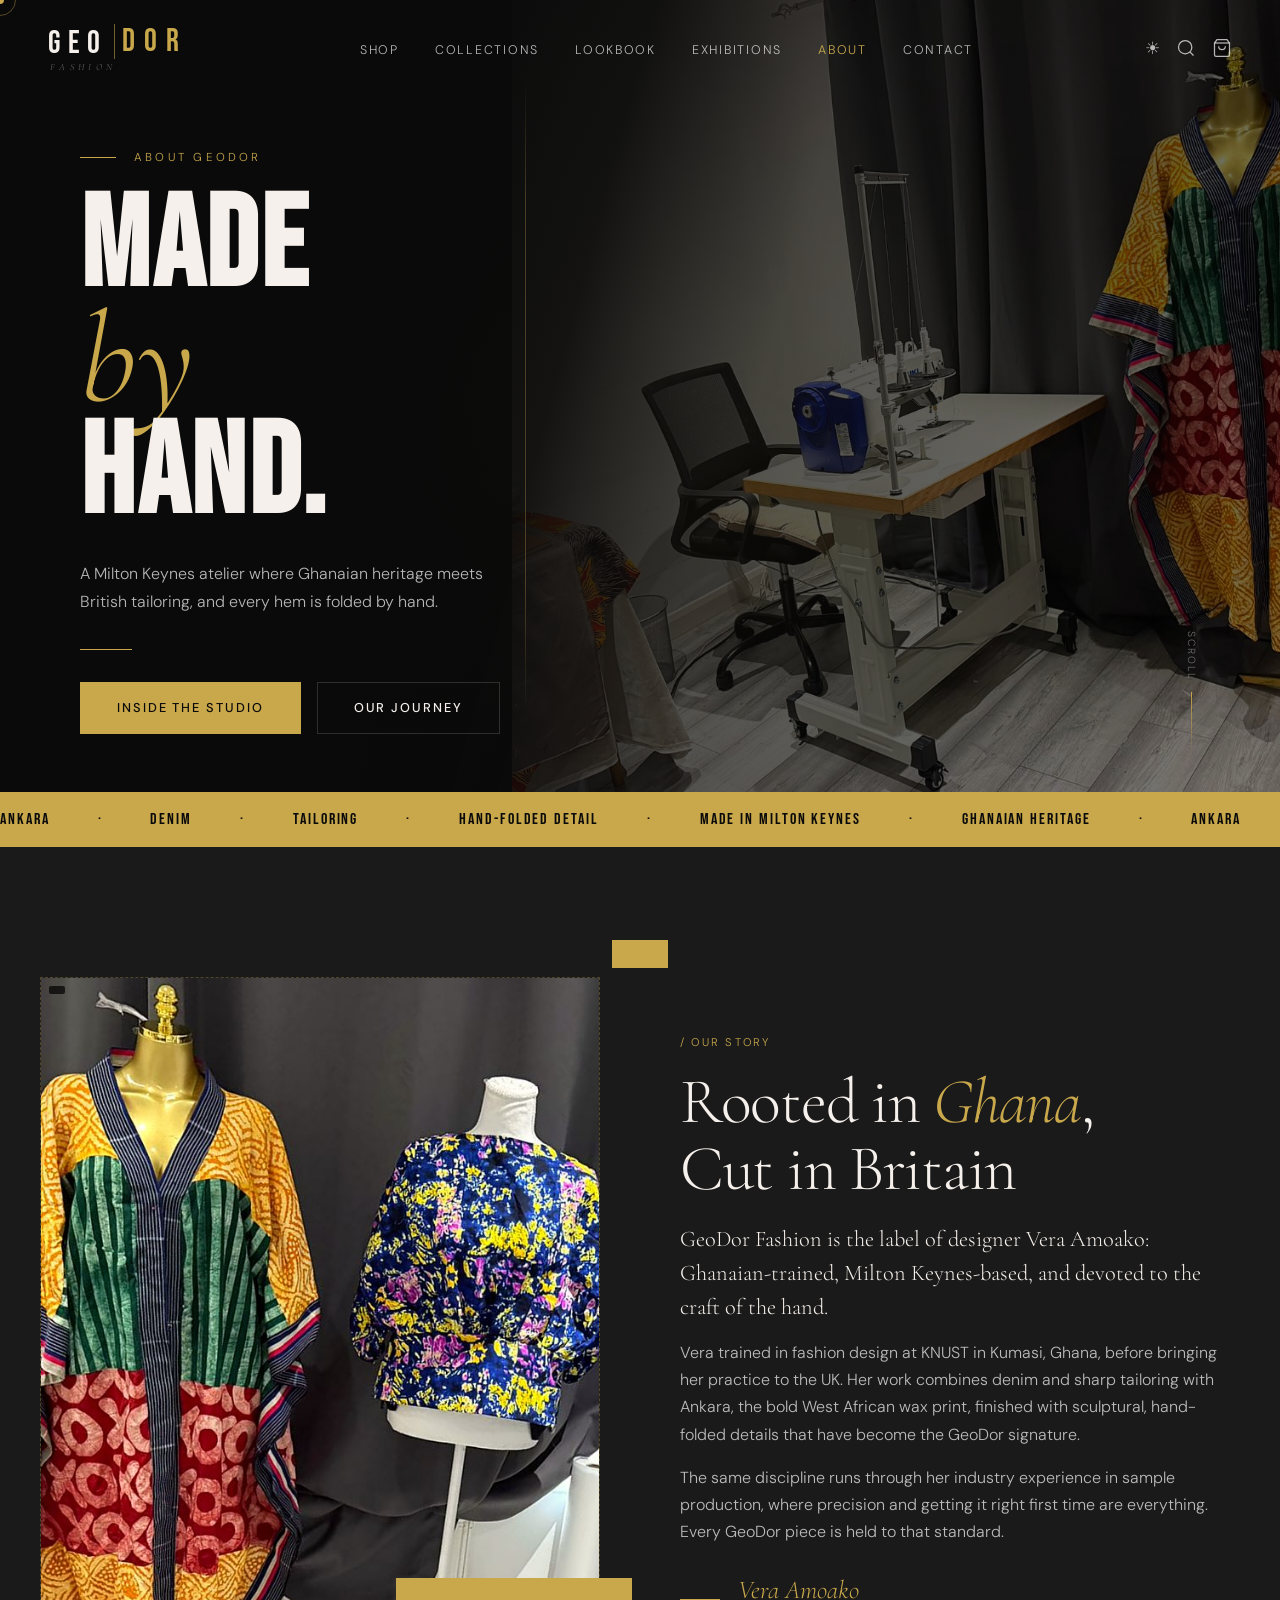
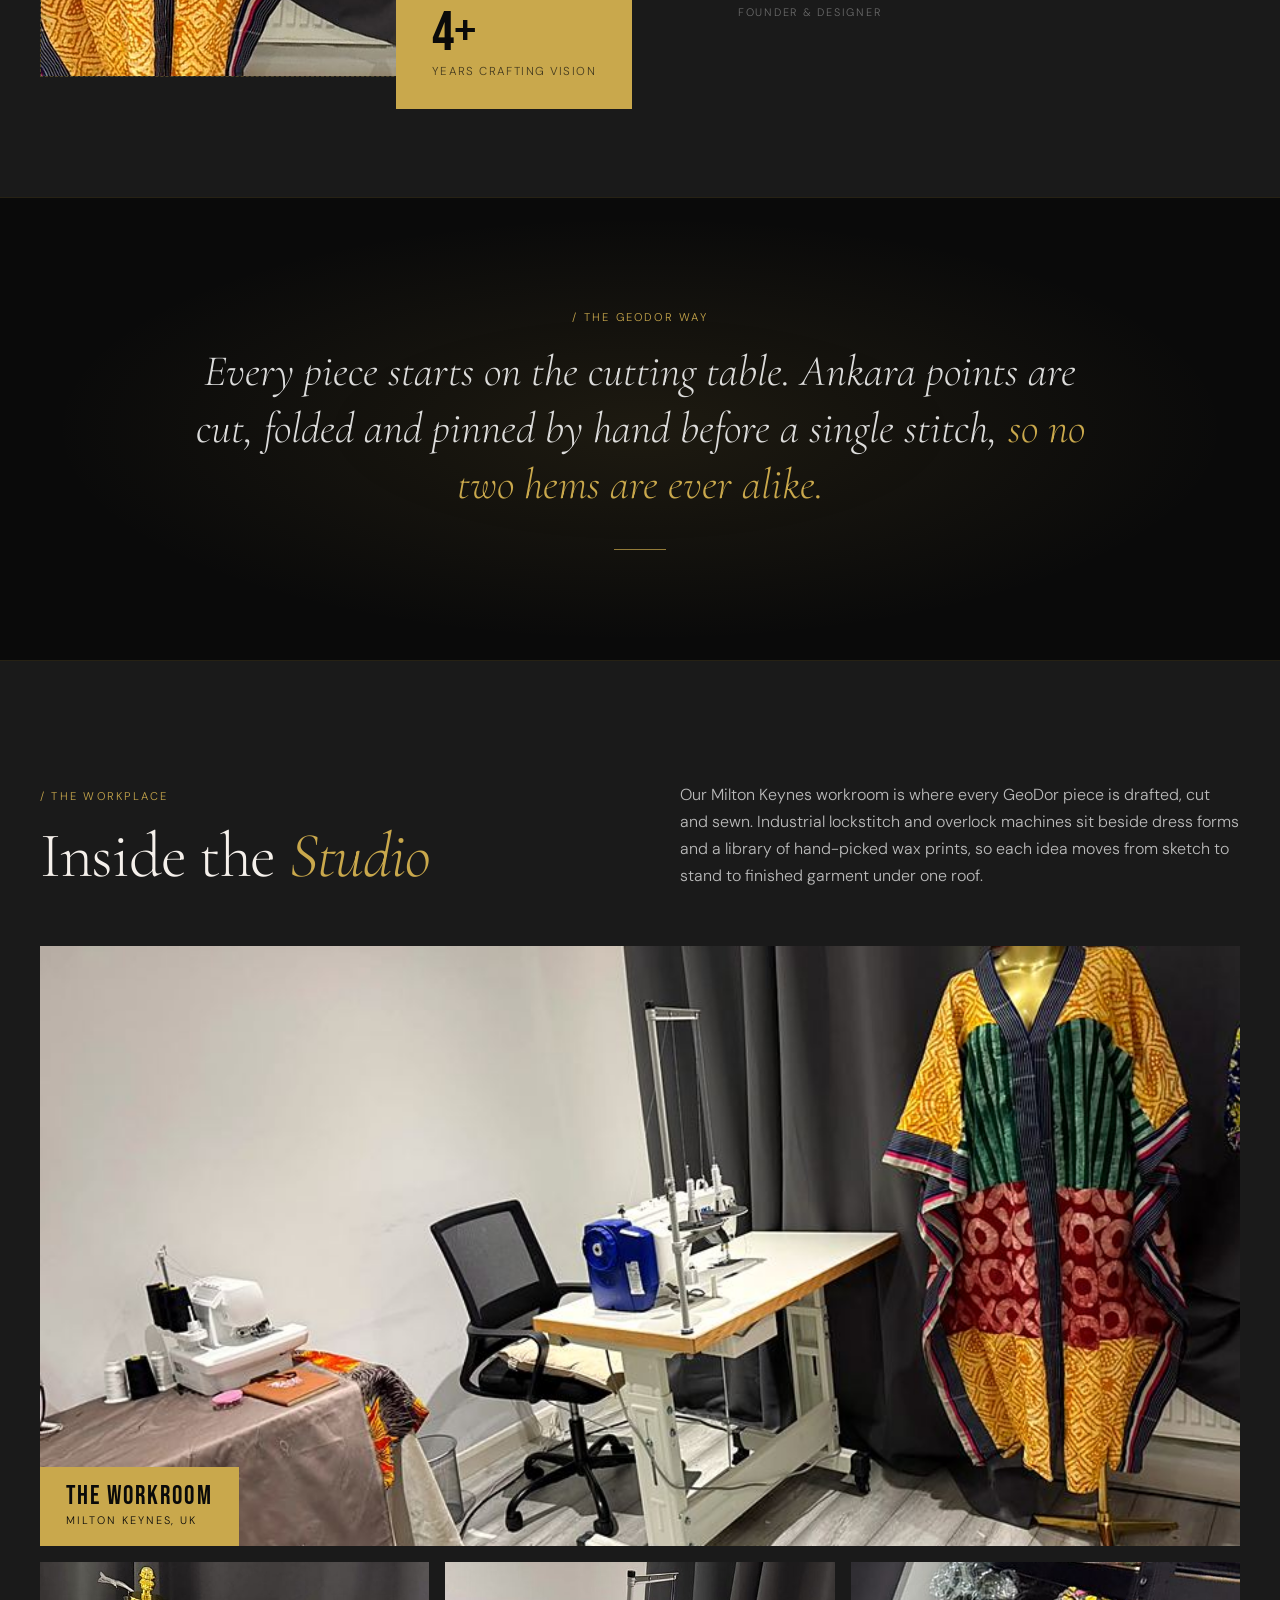
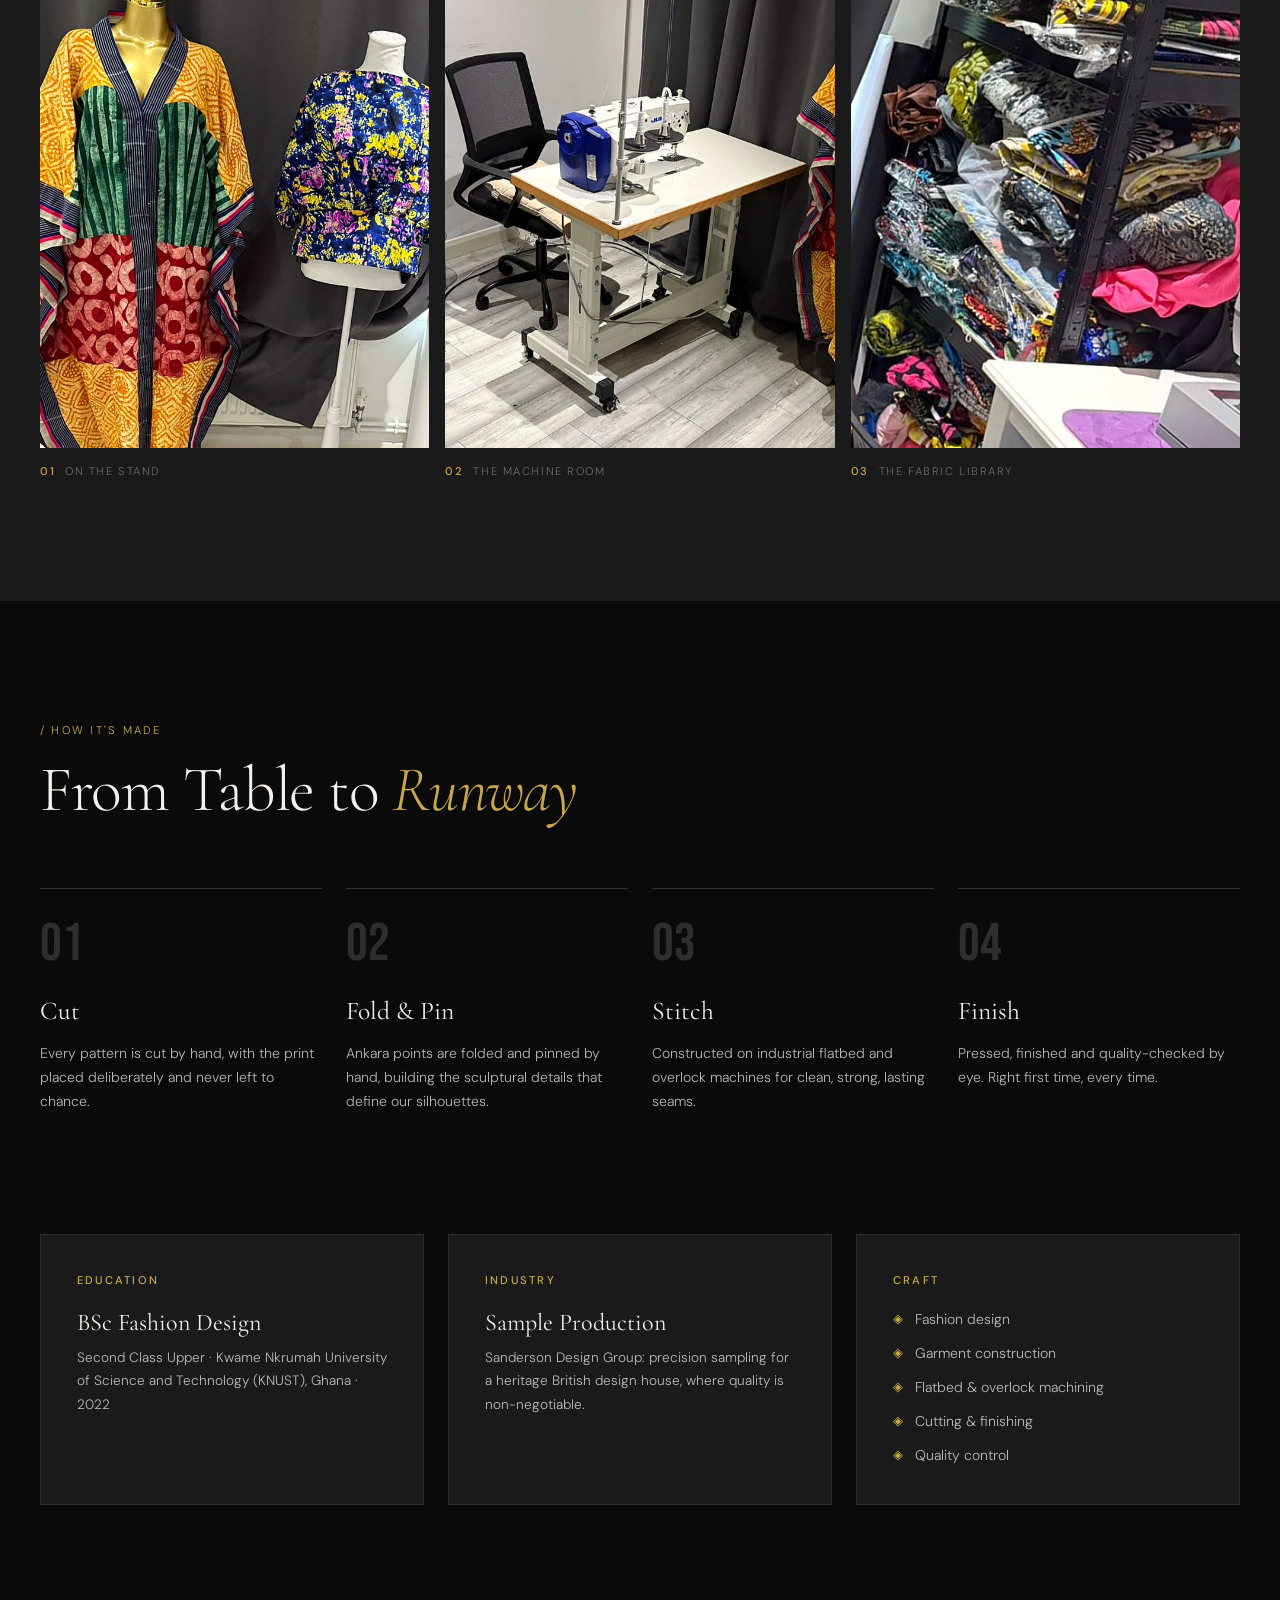
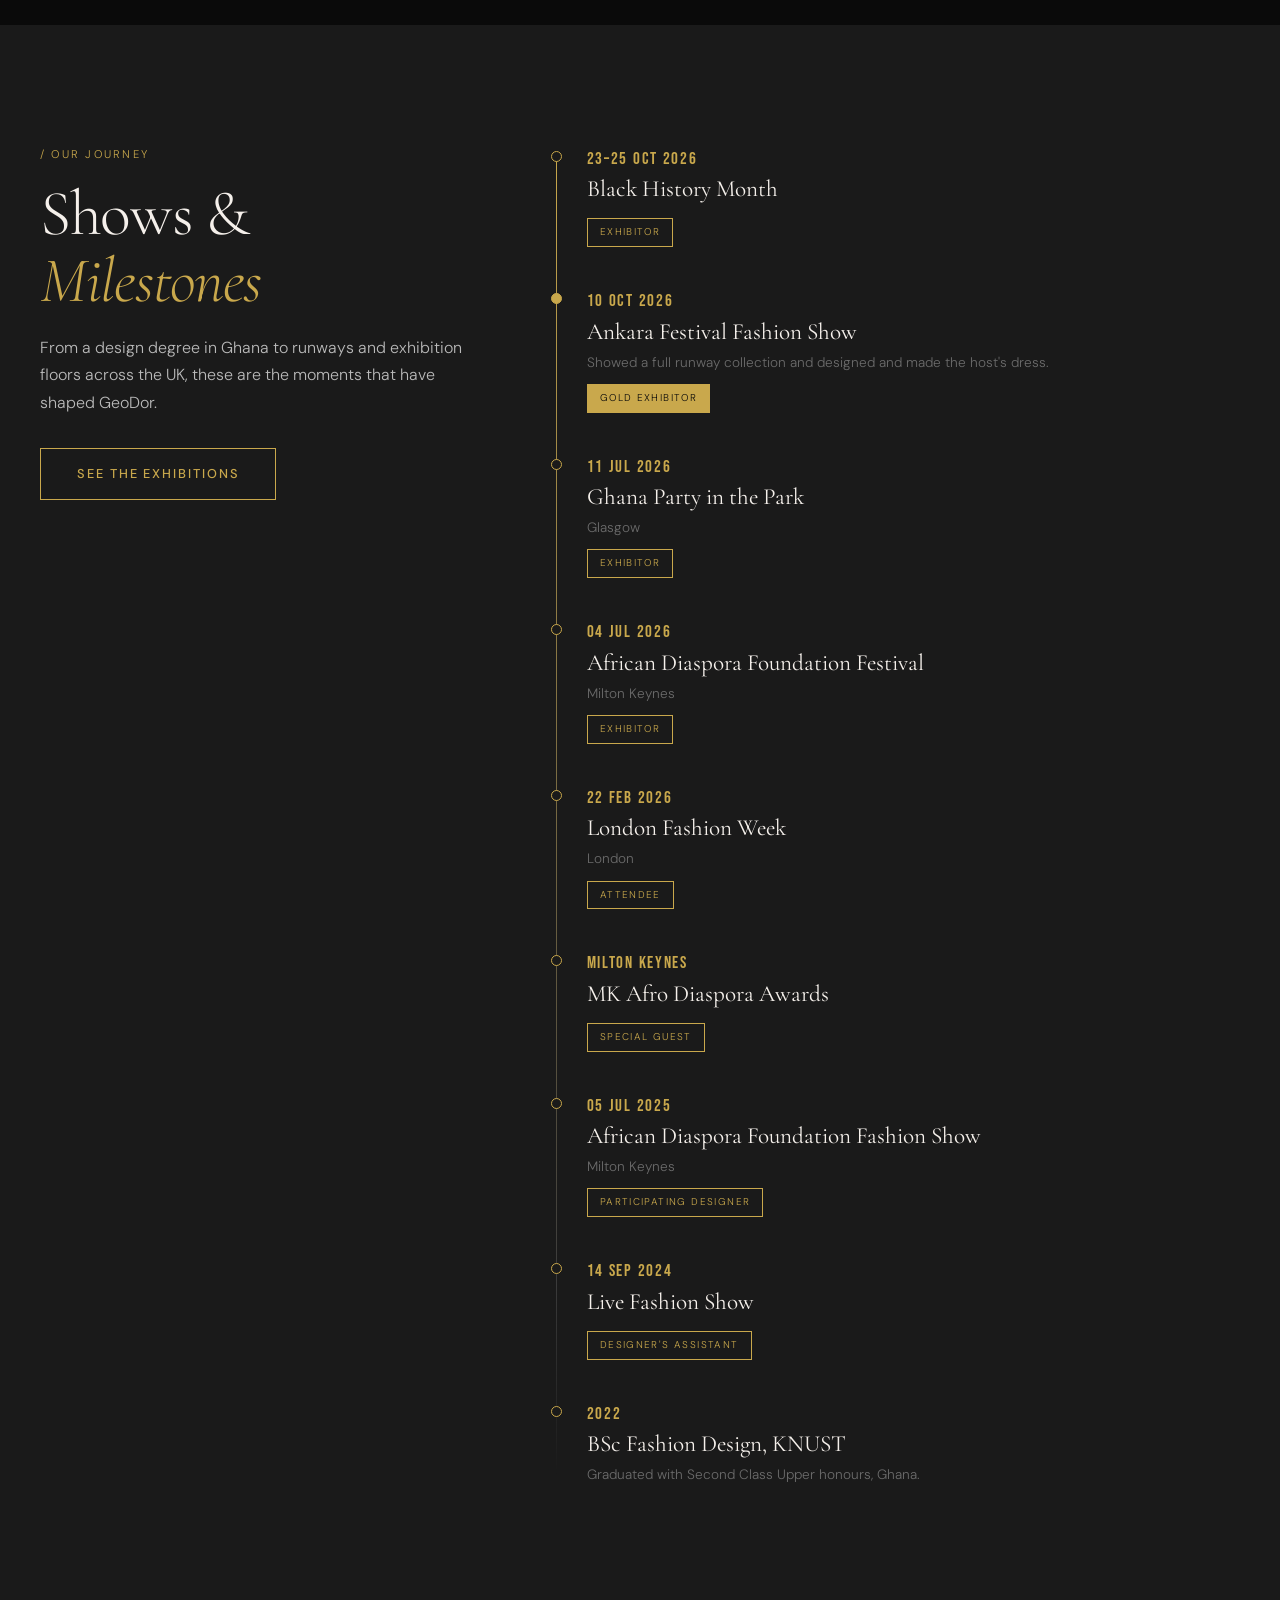
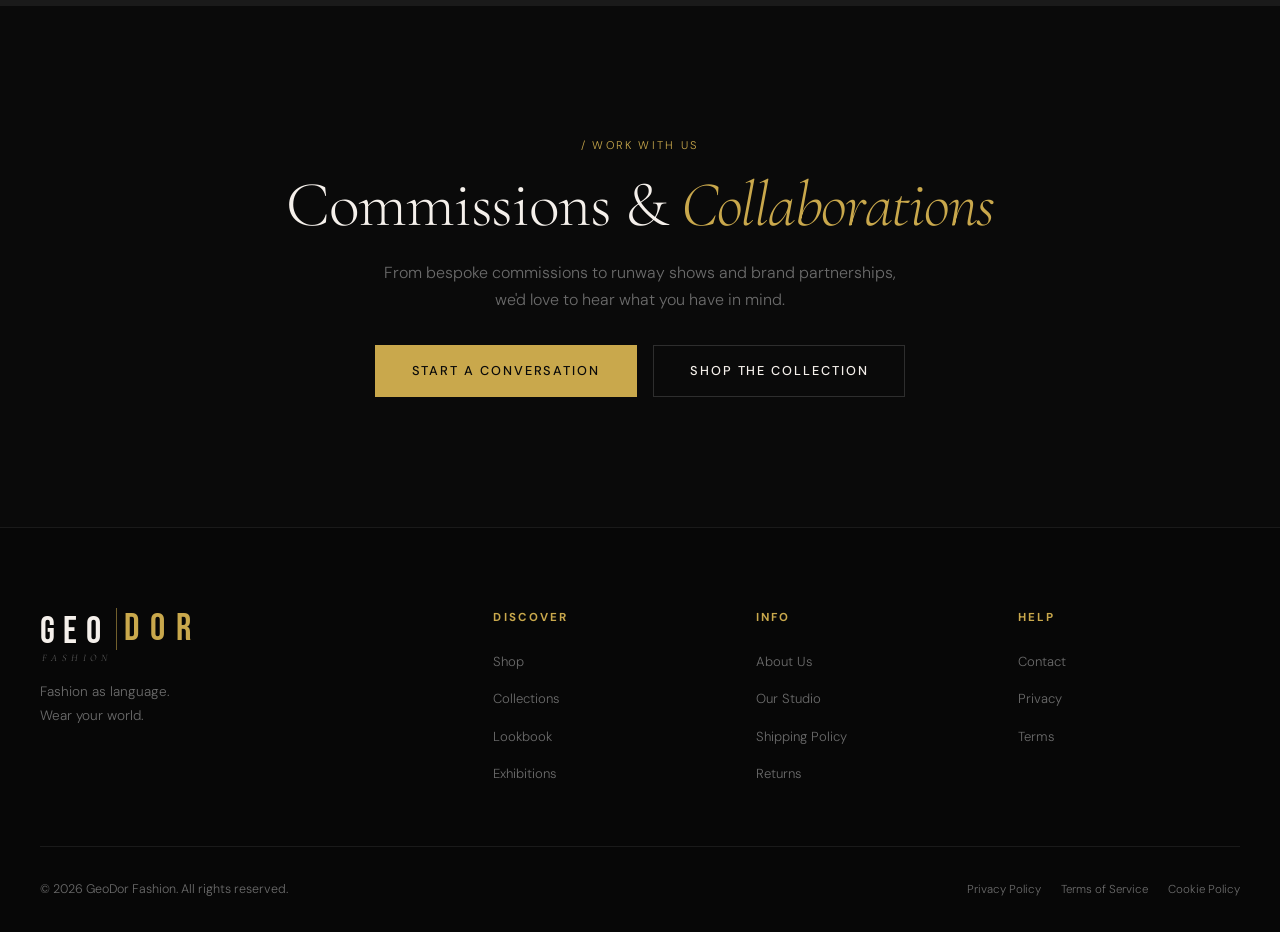
<file: about.html>
<!DOCTYPE html>
<html lang="en">
<head>
  <meta charset="UTF-8" />
  <meta name="viewport" content="width=device-width, initial-scale=1.0" />
  <title>About Us — GeoDor Fashion</title>
  <meta name="description" content="Inside GeoDor Fashion: a Milton Keynes atelier led by Ghanaian-trained designer Vera Amoako, uniting Ankara print, denim and tailoring with hand-folded detail." />
  <link rel="preconnect" href="https://fonts.googleapis.com" />
  <link rel="preconnect" href="https://fonts.gstatic.com" crossorigin />
  <link href="https://fonts.googleapis.com/css2?family=Cormorant+Garamond:ital,wght@0,300;0,400;0,600;1,300;1,400&family=DM+Sans:wght@300;400;500&family=Bebas+Neue&display=swap" rel="stylesheet" />
  <link rel="stylesheet" href="css/style.css" />
  <script src="js/theme.js"></script>
</head>
<body>

<!-- CURSOR -->
<div class="cursor" id="cursor"></div>
<div class="cursor-follower" id="cursorFollower"></div>

<!-- NAV -->
<nav class="nav" id="nav">
  <div class="nav__logo">
    <a href="index.html">
      <div class="nav__logo-wordmark">
        <span class="logo-geo">GEO</span><span class="logo-dor">DOR</span>
      </div>
      <span class="logo-sub">Fashion</span>
    </a>
  </div>
  <ul class="nav__links">
    <li><a href="shop.html">Shop</a></li>
    <li><a href="index.html#collections">Collections</a></li>
    <li><a href="index.html#lookbook">Lookbook</a></li>
    <li><a href="index.html#exhibitions">Exhibitions</a></li>
    <li><a href="about.html" class="active">About</a></li>
    <li><a href="index.html#contact">Contact</a></li>
  </ul>
  <div class="nav__actions">
    <button class="btn-theme" onclick="toggleTheme()" aria-label="Toggle day/night mode">☀</button>
    <button class="btn-search" aria-label="Search" onclick="toggleSearch()">
      <svg width="20" height="20" viewBox="0 0 24 24" fill="none" stroke="currentColor" stroke-width="1.5"><circle cx="11" cy="11" r="8"/><path d="m21 21-4.35-4.35"/></svg>
    </button>
    <a class="btn-cart" aria-label="Shopping bag" href="shop.html#cart">
      <svg width="20" height="20" viewBox="0 0 24 24" fill="none" stroke="currentColor" stroke-width="1.5"><path d="M6 2 3 6v14a2 2 0 0 0 2 2h14a2 2 0 0 0 2-2V6l-3-4Z"/><path d="M3 6h18"/><path d="M16 10a4 4 0 0 1-8 0"/></svg>
      <span class="cart-count" id="cartCount">0</span>
    </a>
    <button class="btn-menu" id="menuBtn" aria-label="Menu" onclick="toggleMenu()">
      <span></span><span></span><span></span>
    </button>
  </div>
</nav>

<!-- MOBILE MENU -->
<div class="mobile-menu" id="mobileMenu">
  <ul>
    <li><a href="shop.html">Shop</a></li>
    <li><a href="index.html#collections">Collections</a></li>
    <li><a href="index.html#exhibitions">Exhibitions</a></li>
    <li><a href="#studio" onclick="toggleMenu()">Studio</a></li>
    <li><a href="index.html#contact">Contact</a></li>
  </ul>
</div>

<!-- SEARCH OVERLAY -->
<div class="search-overlay" id="searchOverlay">
  <button class="search-close" onclick="toggleSearch()">✕</button>
  <div class="search-inner">
    <p class="search-label">What are you looking for?</p>
    <input type="text" class="search-input" placeholder="Search pieces, styles…" />
  </div>
</div>

<!-- HERO -->
<section class="hero hero--page" id="hero">
  <div class="hero__canvas">
    <div class="hero__panel-right">
      <img src="images/studio/studio-floor.jpg" alt="The GeoDor workroom, with an industrial sewing machine and a patchwork kaftan on a gold dress form" loading="eager" />
    </div>
    <div class="hero__glow"></div>
    <div class="hero__vline"></div>
  </div>

  <div class="hero__content">
    <div class="hero__eyebrow reveal">About GeoDor</div>
    <h1 class="hero__title reveal">
      <span>MADE</span>
      <em>by</em>
      <span>HAND.</span>
    </h1>
    <p class="hero__sub reveal">A Milton Keynes atelier where Ghanaian heritage meets British tailoring, and every hem is folded by hand.</p>
    <div class="hero__accent-line reveal"></div>
    <div class="hero__ctas reveal">
      <a href="#studio" class="btn btn--primary">Inside the Studio</a>
      <a href="#journey" class="btn btn--ghost">Our Journey</a>
    </div>
  </div>

  <div class="hero__scroll">
    <span>Scroll</span>
    <div class="scroll-line"></div>
  </div>
</section>

<!-- MARQUEE -->
<div class="marquee-strip" aria-hidden="true">
  <div class="marquee-track">
    <span>ANKARA</span><span>·</span>
    <span>DENIM</span><span>·</span>
    <span>TAILORING</span><span>·</span>
    <span>HAND-FOLDED DETAIL</span><span>·</span>
    <span>MADE IN MILTON KEYNES</span><span>·</span>
    <span>GHANAIAN HERITAGE</span><span>·</span>
    <span>ANKARA</span><span>·</span>
    <span>DENIM</span><span>·</span>
    <span>TAILORING</span><span>·</span>
    <span>HAND-FOLDED DETAIL</span><span>·</span>
    <span>MADE IN MILTON KEYNES</span><span>·</span>
    <span>GHANAIAN HERITAGE</span><span>·</span>
  </div>
</div>

<!-- STORY -->
<section class="about about-page__story" id="story">
  <div class="container about__grid">
    <div class="about__img-wrap reveal-up" data-gallery="story">
      <div class="about__img img-placeholder" data-full="images/studio/studio-mannequins.jpg" data-title="On the Stand" data-caption="A patchwork kaftan and print blouse in progress">
        <div class="placeholder-inner"><img src="images/studio/studio-mannequins-sm.jpg" alt="A patchwork batik kaftan on a gold dress form beside a blue floral print blouse" loading="lazy" /></div>
      </div>
      <div class="about__stat-card">
        <div class="stat-number">4+</div>
        <div class="stat-label">Years Crafting Vision</div>
      </div>
    </div>
    <div class="about__content reveal-up">
      <div class="section-tag">/ Our Story</div>
      <h2 class="section-title">Rooted in <em>Ghana</em>,<br/>Cut in Britain</h2>
      <p class="about__lead">GeoDor Fashion is the label of designer Vera Amoako: Ghanaian-trained, Milton Keynes-based, and devoted to the craft of the hand.</p>
      <p class="about__body">Vera trained in fashion design at KNUST in Kumasi, Ghana, before bringing her practice to the UK. Her work combines denim and sharp tailoring with Ankara, the bold West African wax print, finished with sculptural, hand-folded details that have become the GeoDor signature.</p>
      <p class="about__body">The same discipline runs through her industry experience in sample production, where precision and getting it right first time are everything. Every GeoDor piece is held to that standard.</p>
      <div class="signature">
        <div>
          <div class="signature__name">Vera Amoako</div>
          <div class="signature__role">Founder &amp; Designer</div>
        </div>
      </div>
    </div>
  </div>
</section>

<!-- STATEMENT -->
<section class="statement">
  <div class="section-tag center">/ The GeoDor Way</div>
  <blockquote>Every piece starts on the cutting table. Ankara points are cut, folded and pinned by hand before a single stitch, <em>so no two hems are ever alike.</em></blockquote>
  <div class="hero__accent-line"></div>
</section>

<!-- STUDIO / WORKPLACE -->
<section class="studio" id="studio">
  <div class="container">
    <div class="studio__head">
      <div>
        <div class="section-tag">/ The Workplace</div>
        <h2 class="section-title">Inside the <em>Studio</em></h2>
      </div>
      <p>Our Milton Keynes workroom is where every GeoDor piece is drafted, cut and sewn. Industrial lockstitch and overlock machines sit beside dress forms and a library of hand-picked wax prints, so each idea moves from sketch to stand to finished garment under one roof.</p>
    </div>

    <div data-gallery="studio">
      <div class="studio-hero reveal-up" data-full="images/studio/studio-floor.jpg" data-title="The Workroom" data-caption="Milton Keynes, UK">
        <img src="images/studio/studio-floor-sm.jpg" alt="The GeoDor workroom: cutting table with overlocker, industrial sewing machine and a patchwork kaftan on a gold dress form" loading="lazy" />
        <div class="studio-hero__tag"><b>The Workroom</b>Milton Keynes, UK</div>
      </div>

      <div class="studio-grid">
        <figure class="studio-tile reveal-up" data-full="images/studio/studio-mannequins.jpg" data-title="01 · On the Stand" data-caption="Patchwork kaftan and print blouse in progress">
          <div class="studio-tile__img"><img src="images/studio/studio-mannequins-sm.jpg" alt="Patchwork batik kaftan and blue floral blouse on dress forms" loading="lazy" style="object-position: 30% center" /></div>
          <figcaption><b>01</b>On the Stand</figcaption>
        </figure>
        <figure class="studio-tile reveal-up" data-full="images/studio/studio-machine.jpg" data-title="02 · The Machine Room" data-caption="Industrial lockstitch station">
          <div class="studio-tile__img"><img src="images/studio/studio-machine-sm.jpg" alt="Industrial lockstitch sewing machine on its table with a mesh-back chair" loading="lazy" /></div>
          <figcaption><b>02</b>The Machine Room</figcaption>
        </figure>
        <figure class="studio-tile reveal-up" data-full="images/studio/studio-fabrics.jpg" data-title="03 · The Fabric Library" data-caption="Ankara and wax prints, sorted and ready to cut">
          <div class="studio-tile__img"><img src="images/studio/studio-fabrics-sm.jpg" alt="Shelving stacked with folded Ankara and wax-print fabrics" loading="lazy" /></div>
          <figcaption><b>03</b>The Fabric Library</figcaption>
        </figure>
      </div>
    </div>
  </div>
</section>

<!-- PROCESS -->
<section class="process">
  <div class="container">
    <div class="section-tag">/ How It's Made</div>
    <h2 class="section-title">From Table to <em>Runway</em></h2>
    <div class="process-grid">
      <div class="process-step reveal-up">
        <div class="process-step__num">01</div>
        <h3>Cut</h3>
        <p>Every pattern is cut by hand, with the print placed deliberately and never left to chance.</p>
      </div>
      <div class="process-step reveal-up">
        <div class="process-step__num">02</div>
        <h3>Fold &amp; Pin</h3>
        <p>Ankara points are folded and pinned by hand, building the sculptural details that define our silhouettes.</p>
      </div>
      <div class="process-step reveal-up">
        <div class="process-step__num">03</div>
        <h3>Stitch</h3>
        <p>Constructed on industrial flatbed and overlock machines for clean, strong, lasting seams.</p>
      </div>
      <div class="process-step reveal-up">
        <div class="process-step__num">04</div>
        <h3>Finish</h3>
        <p>Pressed, finished and quality-checked by eye. Right first time, every time.</p>
      </div>
    </div>
  </div>
</section>

<!-- CREDENTIALS -->
<section class="credentials">
  <div class="container">
    <div class="credentials-grid">
      <div class="cred-card reveal-up">
        <h3>Education</h3>
        <div class="cred-big">BSc Fashion Design</div>
        <p>Second Class Upper · Kwame Nkrumah University of Science and Technology (KNUST), Ghana · 2022</p>
      </div>
      <div class="cred-card reveal-up">
        <h3>Industry</h3>
        <div class="cred-big">Sample Production</div>
        <p>Sanderson Design Group: precision sampling for a heritage British design house, where quality is non-negotiable.</p>
      </div>
      <div class="cred-card reveal-up">
        <h3>Craft</h3>
        <ul>
          <li>Fashion design</li>
          <li>Garment construction</li>
          <li>Flatbed &amp; overlock machining</li>
          <li>Cutting &amp; finishing</li>
          <li>Quality control</li>
        </ul>
      </div>
    </div>
  </div>
</section>

<!-- JOURNEY -->
<section class="journey" id="journey">
  <div class="container journey__grid">
    <div class="journey__intro">
      <div class="section-tag">/ Our Journey</div>
      <h2 class="section-title">Shows &amp; <em>Milestones</em></h2>
      <p>From a design degree in Ghana to runways and exhibition floors across the UK, these are the moments that have shaped GeoDor.</p>
      <a href="index.html#exhibitions" class="btn btn--outline" style="margin-top:32px">See the Exhibitions</a>
    </div>
    <div class="timeline">
      <div class="tl-item reveal-up">
        <div class="tl-date">23–25 Oct 2026</div>
        <h3>Black History Month</h3>
        <span class="ex-row__role">Exhibitor</span>
      </div>
      <div class="tl-item highlight reveal-up">
        <div class="tl-date">10 Oct 2026</div>
        <h3>Ankara Festival Fashion Show</h3>
        <p>Showed a full runway collection and designed and made the host's dress.</p>
        <span class="ex-row__role solid">Gold Exhibitor</span>
      </div>
      <div class="tl-item reveal-up">
        <div class="tl-date">11 Jul 2026</div>
        <h3>Ghana Party in the Park</h3>
        <p>Glasgow</p>
        <span class="ex-row__role">Exhibitor</span>
      </div>
      <div class="tl-item reveal-up">
        <div class="tl-date">04 Jul 2026</div>
        <h3>African Diaspora Foundation Festival</h3>
        <p>Milton Keynes</p>
        <span class="ex-row__role">Exhibitor</span>
      </div>
      <div class="tl-item reveal-up">
        <div class="tl-date">22 Feb 2026</div>
        <h3>London Fashion Week</h3>
        <p>London</p>
        <span class="ex-row__role">Attendee</span>
      </div>
      <div class="tl-item reveal-up">
        <div class="tl-date">Milton Keynes</div>
        <h3>MK Afro Diaspora Awards</h3>
        <span class="ex-row__role">Special Guest</span>
      </div>
      <div class="tl-item reveal-up">
        <div class="tl-date">05 Jul 2025</div>
        <h3>African Diaspora Foundation Fashion Show</h3>
        <p>Milton Keynes</p>
        <span class="ex-row__role">Participating Designer</span>
      </div>
      <div class="tl-item reveal-up">
        <div class="tl-date">14 Sep 2024</div>
        <h3>Live Fashion Show</h3>
        <span class="ex-row__role">Designer's Assistant</span>
      </div>
      <div class="tl-item reveal-up">
        <div class="tl-date">2022</div>
        <h3>BSc Fashion Design, KNUST</h3>
        <p>Graduated with Second Class Upper honours, Ghana.</p>
      </div>
    </div>
  </div>
</section>

<!-- CTA -->
<section class="about-cta">
  <div class="container">
    <div class="section-tag center">/ Work With Us</div>
    <h2 class="section-title center">Commissions &amp; <em>Collaborations</em></h2>
    <p class="shop-cta__sub" style="margin-top:20px">From bespoke commissions to runway shows and brand partnerships, we'd love to hear what you have in mind.</p>
    <div class="about-cta__btns">
      <a href="index.html#contact" class="btn btn--primary">Start a Conversation</a>
      <a href="shop.html" class="btn btn--ghost">Shop the Collection</a>
    </div>
  </div>
</section>

<!-- FOOTER -->
<footer class="footer">
  <div class="container">
    <div class="footer__top">
      <div class="footer__brand">
        <div class="footer-logo">
          <div class="nav__logo-wordmark"><span class="logo-geo">GEO</span><span class="logo-dor">DOR</span></div>
          <span class="logo-sub">Fashion</span>
        </div>
        <p>Fashion as language.<br/>Wear your world.</p>
      </div>
      <div class="footer__cols">
        <div class="footer-col">
          <h4>Discover</h4>
          <ul>
            <li><a href="shop.html">Shop</a></li>
            <li><a href="index.html#collections">Collections</a></li>
            <li><a href="index.html#lookbook">Lookbook</a></li>
            <li><a href="index.html#exhibitions">Exhibitions</a></li>
          </ul>
        </div>
        <div class="footer-col">
          <h4>Info</h4>
          <ul>
            <li><a href="about.html">About Us</a></li>
            <li><a href="#studio">Our Studio</a></li>
            <li><a href="legal.html#shipping">Shipping Policy</a></li>
            <li><a href="legal.html#returns">Returns</a></li>
          </ul>
        </div>
        <div class="footer-col">
          <h4>Help</h4>
          <ul>
            <li><a href="index.html#contact">Contact</a></li>
            <li><a href="legal.html#privacy">Privacy</a></li>
            <li><a href="legal.html#terms">Terms</a></li>
          </ul>
        </div>
      </div>
    </div>
    <div class="footer__bottom">
      <p>© 2026 GeoDor Fashion. All rights reserved.</p>
      <div class="footer__legal">
        <a href="legal.html#privacy">Privacy Policy</a>
        <a href="legal.html#terms">Terms of Service</a>
        <a href="legal.html#cookies">Cookie Policy</a>
      </div>
    </div>
  </div>
</footer>

<div class="toast" id="toast"></div>

<script src="js/main.js"></script>
<script src="js/gallery.js"></script>
</body>
</html>
</file>
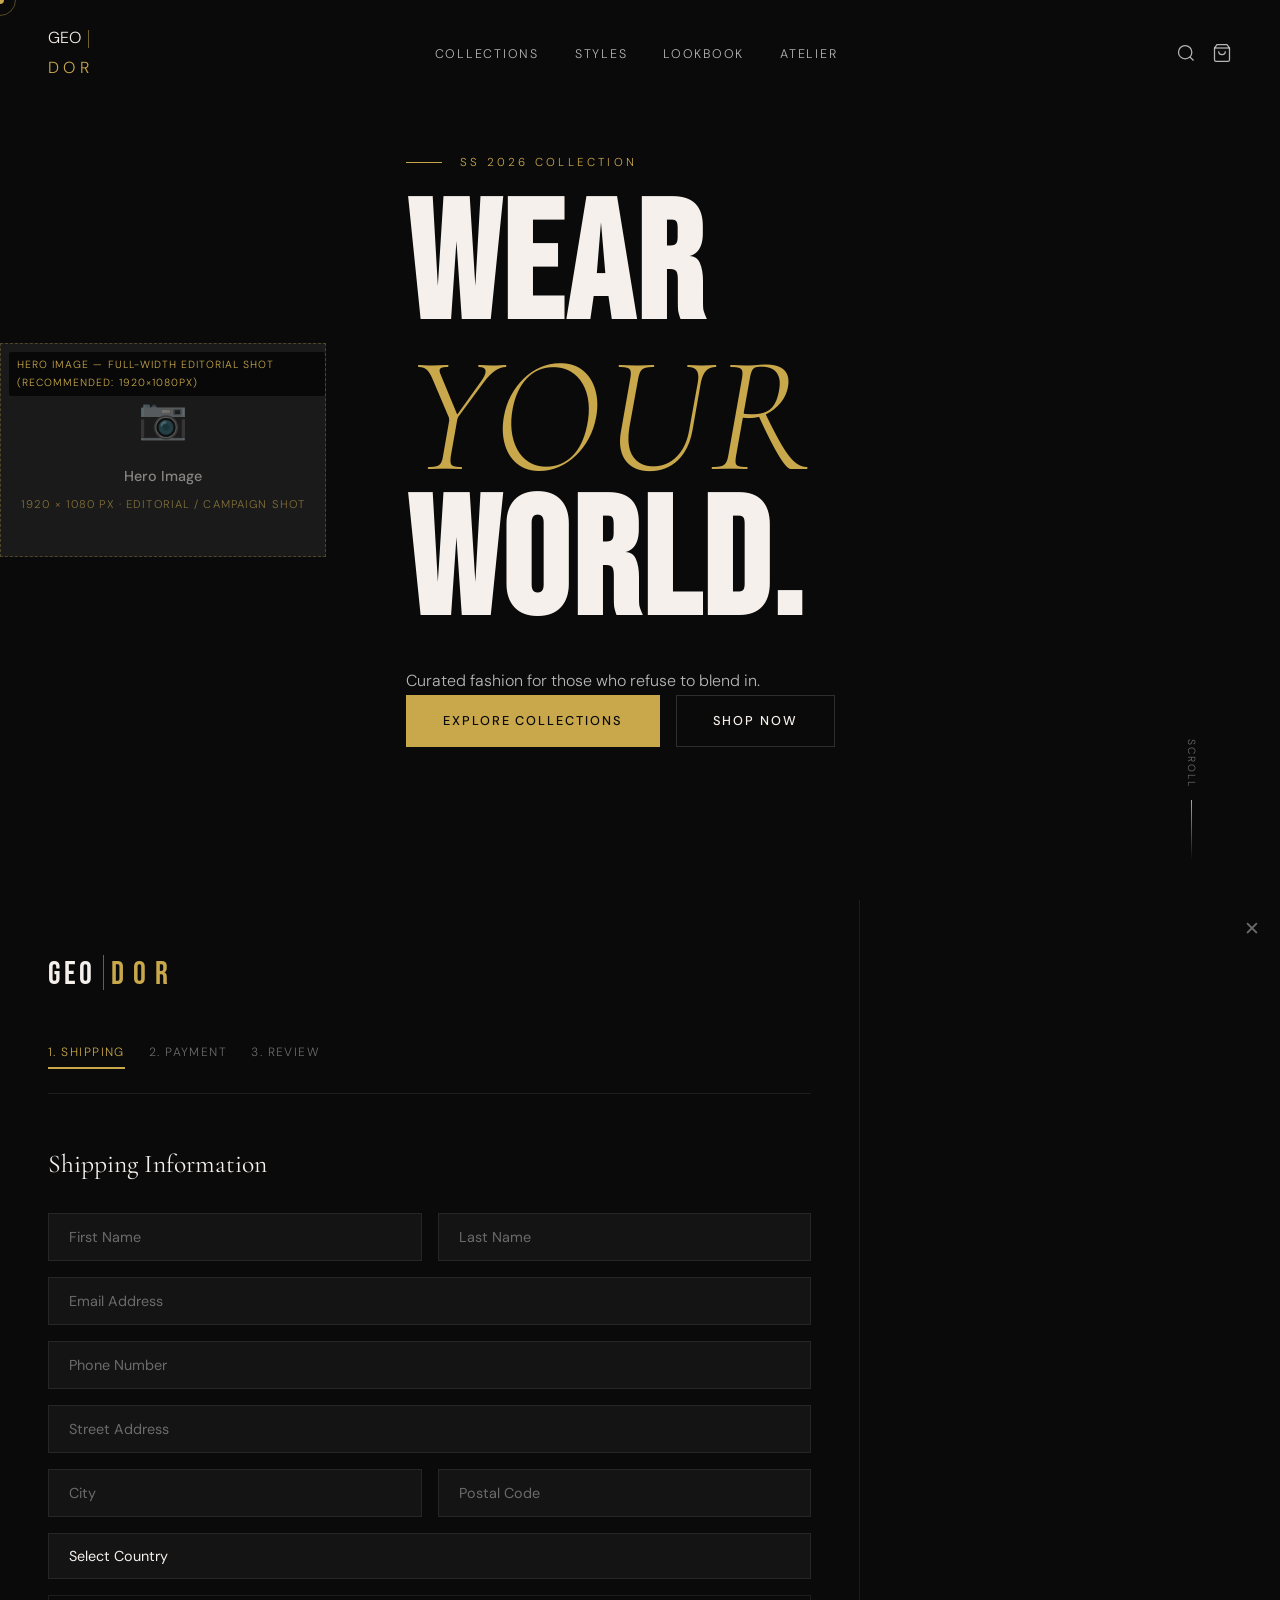
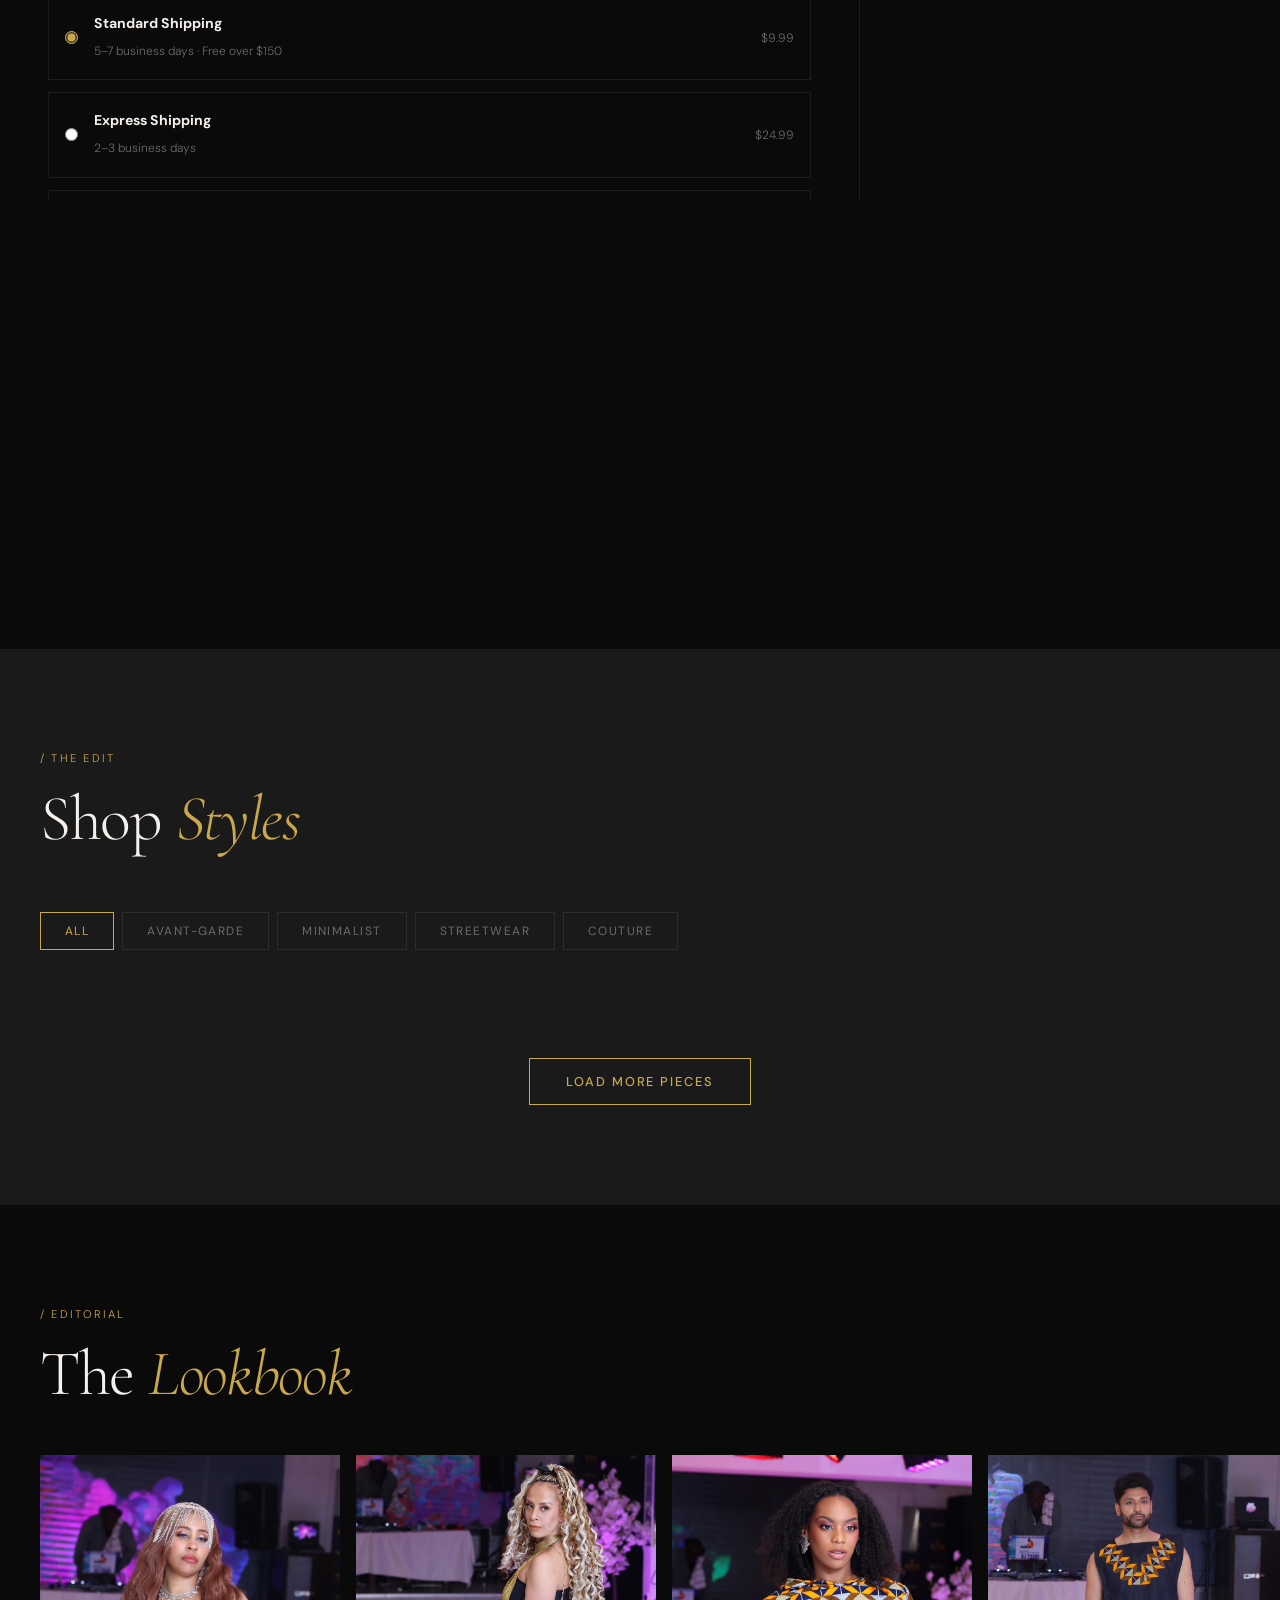
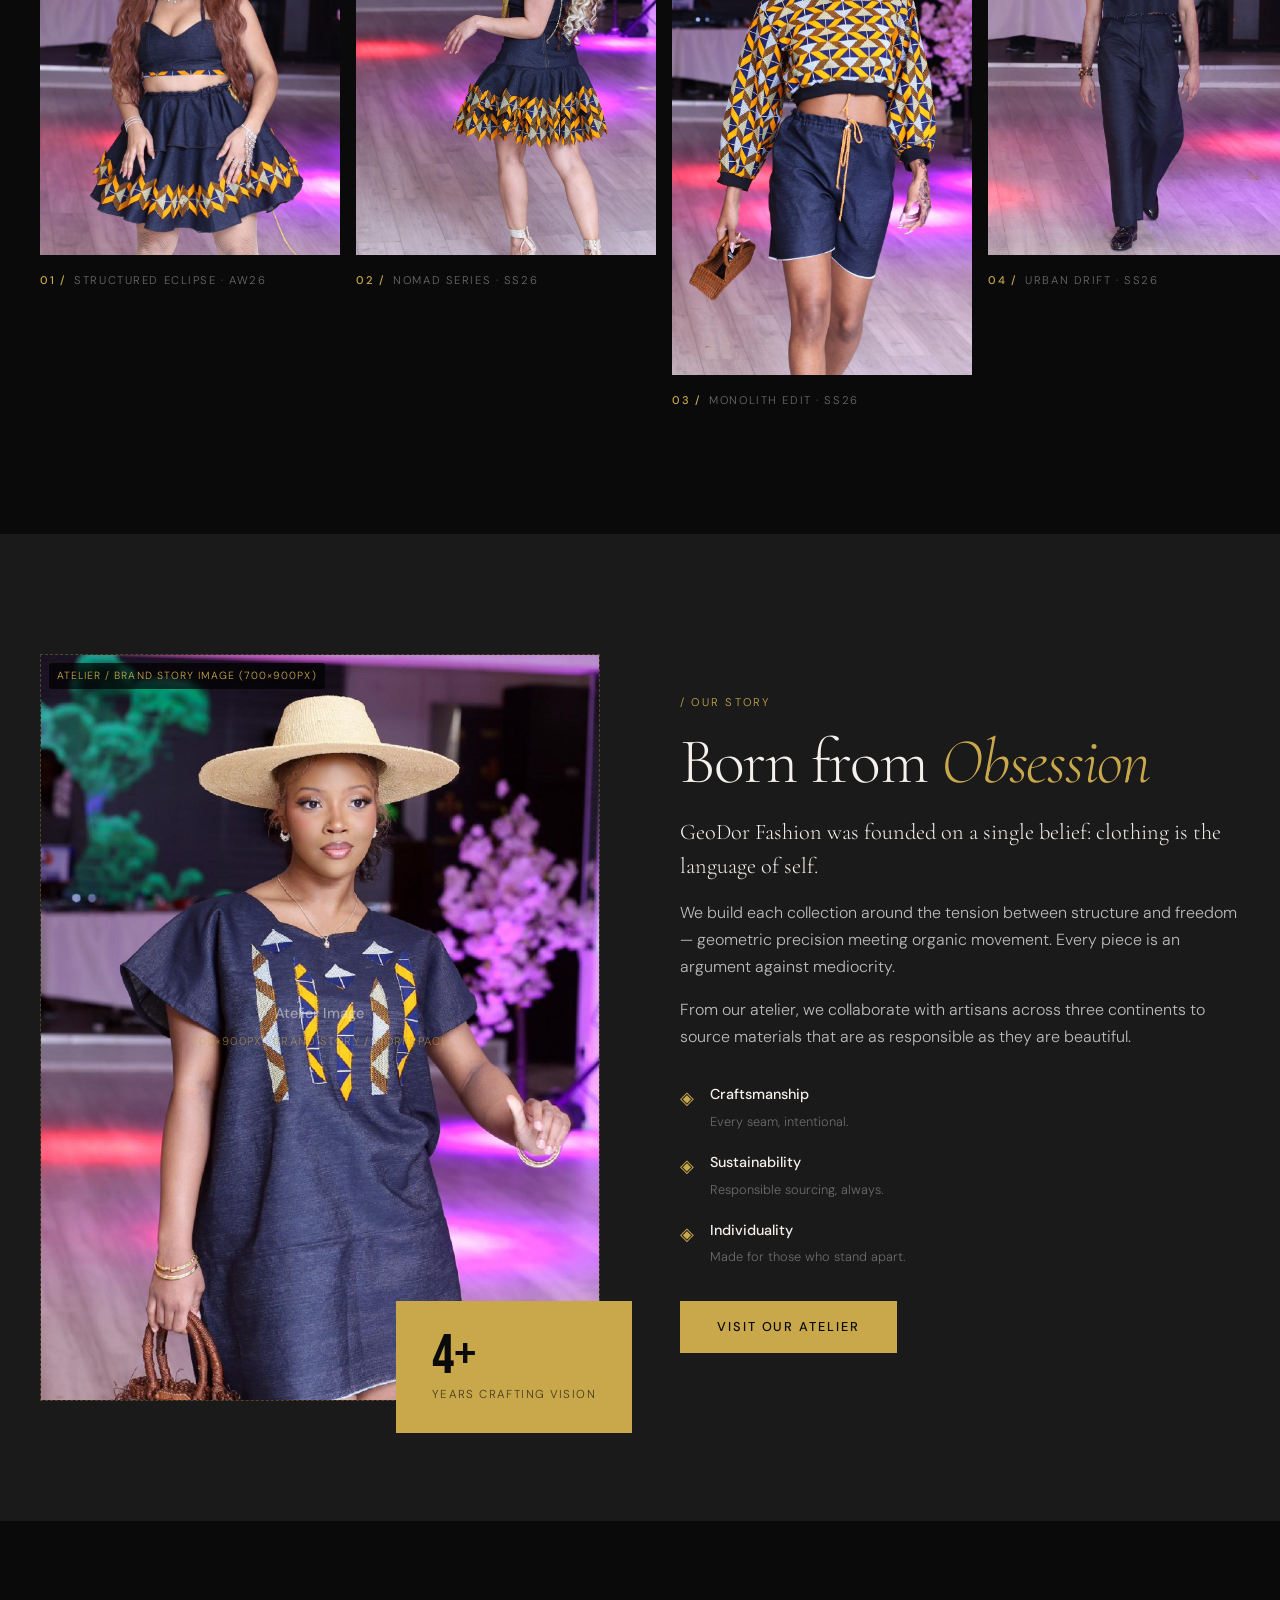
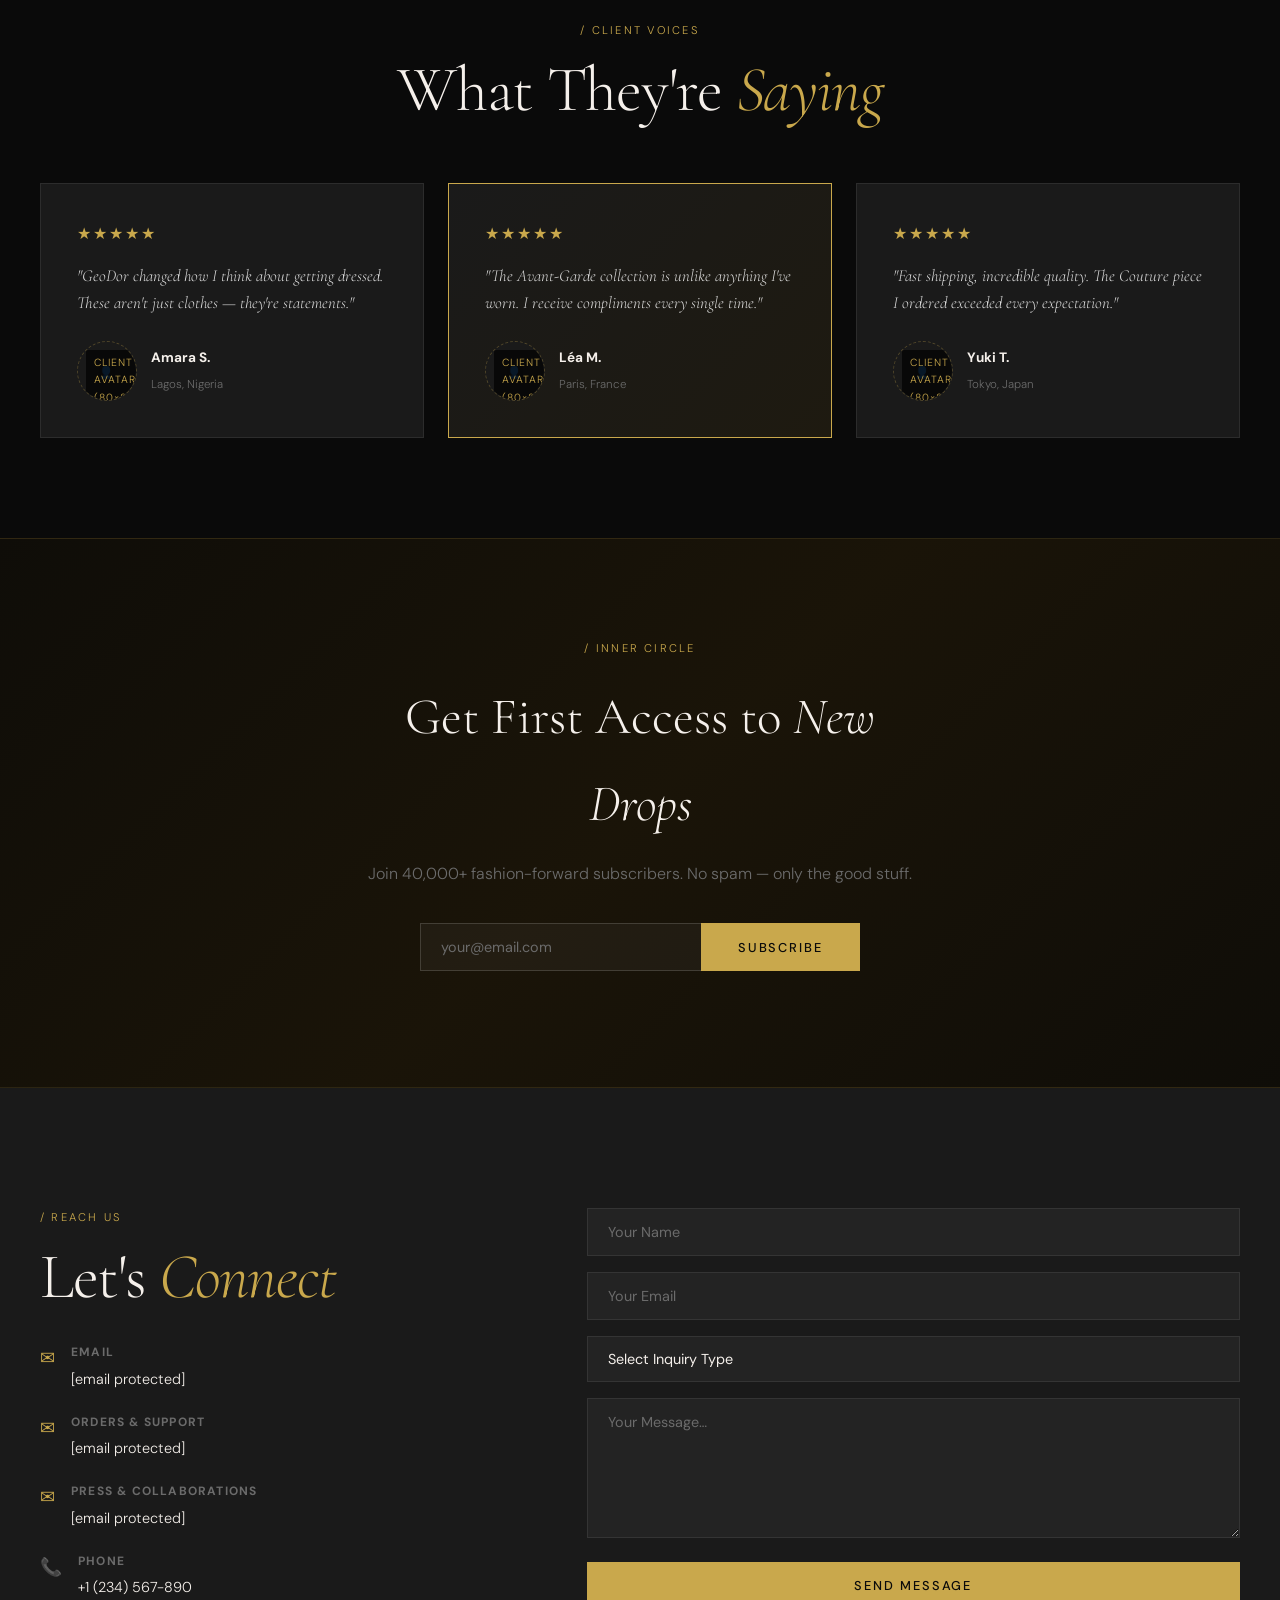
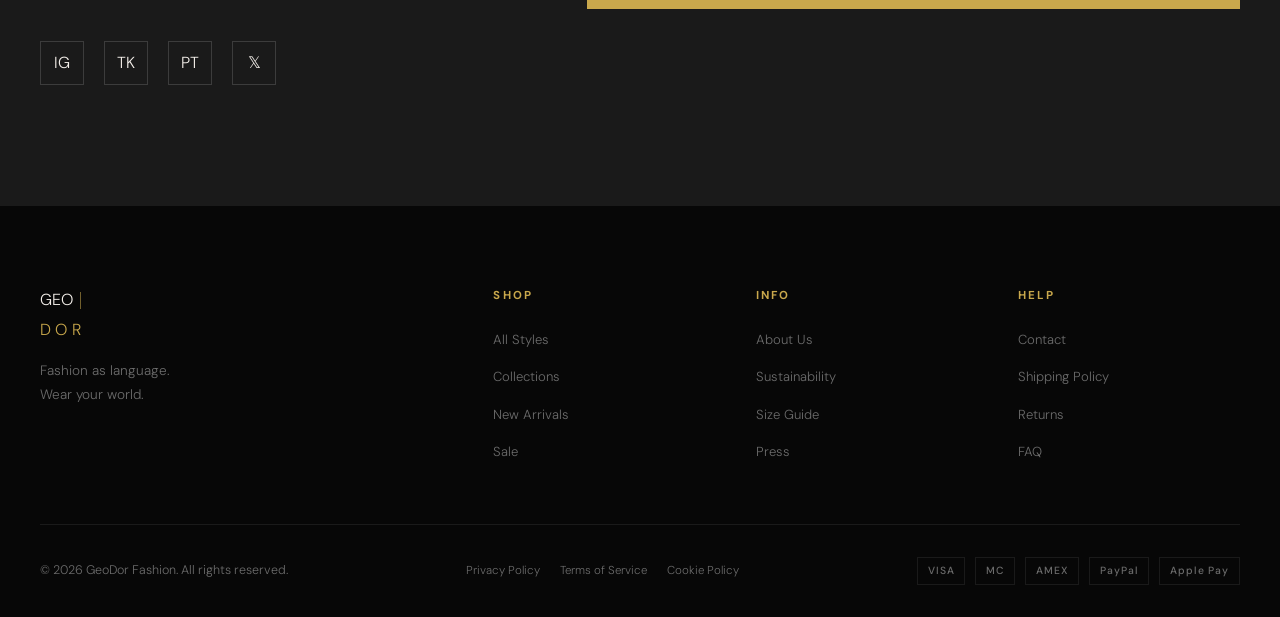
<file: index_v1.html>
<!DOCTYPE html>
<html lang="en">
<head>
  <meta charset="UTF-8" />
  <meta name="viewport" content="width=device-width, initial-scale=1.0" />
  <title>GeoDor Fashion — Redefine Your Aesthetic</title>
  <meta name="description" content="GeoDor Fashion — Curated fashion collections blending elegance with edge. Shop avant-garde, minimalist, streetwear and couture styles." />
  <link rel="preconnect" href="https://fonts.googleapis.com" />
  <link rel="preconnect" href="https://fonts.gstatic.com" crossorigin />
  <link href="https://fonts.googleapis.com/css2?family=Cormorant+Garamond:ital,wght@0,300;0,400;0,600;1,300;1,400&family=DM+Sans:wght@300;400;500&family=Bebas+Neue&display=swap" rel="stylesheet" />
  <link rel="stylesheet" href="css/style.css" />
</head>
<body>

<!-- CURSOR -->
<div class="cursor" id="cursor"></div>
<div class="cursor-follower" id="cursorFollower"></div>

<!-- NAV -->
<nav class="nav" id="nav">
  <div class="nav__logo">
    <a href="index.html">
      <span class="logo-geo">GEO</span><span class="logo-dor">DOR</span>
    </a>
  </div>
  <ul class="nav__links">
    <li><a href="#collections">Collections</a></li>
    <li><a href="#styles">Styles</a></li>
    <li><a href="#lookbook">Lookbook</a></li>
    <li><a href="#about">Atelier</a></li>
  </ul>
  <div class="nav__actions">
    <button class="btn-search" aria-label="Search" onclick="toggleSearch()">
      <svg width="20" height="20" viewBox="0 0 24 24" fill="none" stroke="currentColor" stroke-width="1.5"><circle cx="11" cy="11" r="8"/><path d="m21 21-4.35-4.35"/></svg>
    </button>
    <button class="btn-cart" aria-label="Cart" onclick="toggleCart()">
      <svg width="20" height="20" viewBox="0 0 24 24" fill="none" stroke="currentColor" stroke-width="1.5"><path d="M6 2 3 6v14a2 2 0 0 0 2 2h14a2 2 0 0 0 2-2V6l-3-4z"/><line x1="3" y1="6" x2="21" y2="6"/><path d="M16 10a4 4 0 0 1-8 0"/></svg>
      <span class="cart-count" id="cartCount">0</span>
    </button>
    <button class="btn-menu" id="menuBtn" aria-label="Menu" onclick="toggleMenu()">
      <span></span><span></span><span></span>
    </button>
  </div>
</nav>

<!-- MOBILE MENU -->
<div class="mobile-menu" id="mobileMenu">
  <ul>
    <li><a href="#collections" onclick="toggleMenu()">Collections</a></li>
    <li><a href="#styles" onclick="toggleMenu()">Styles</a></li>
    <li><a href="#lookbook" onclick="toggleMenu()">Lookbook</a></li>
    <li><a href="#about" onclick="toggleMenu()">Atelier</a></li>
    <li><a href="#contact" onclick="toggleMenu()">Contact</a></li>
  </ul>
</div>

<!-- SEARCH OVERLAY -->
<div class="search-overlay" id="searchOverlay">
  <button class="search-close" onclick="toggleSearch()">✕</button>
  <div class="search-inner">
    <p class="search-label">What are you looking for?</p>
    <input type="text" class="search-input" placeholder="Search pieces, styles…" autofocus />
  </div>
</div>

<!-- HERO -->
<section class="hero" id="hero">
  <div class="hero__bg">
    <div class="hero__img-slot img-placeholder" data-label="Hero Image — Full-width editorial shot (recommended: 1920×1080px)">
      <div class="placeholder-inner">
        <div class="placeholder-icon">📷</div>
        <p>Hero Image</p>
        <span>1920 × 1080 px · Editorial / Campaign shot</span>
      </div>
    </div>
    <div class="hero__overlay"></div>
  </div>
  <div class="hero__content">
    <div class="hero__eyebrow reveal">SS 2026 Collection</div>
    <h1 class="hero__title reveal">
      <span>WEAR</span>
      <em>YOUR</em>
      <span>WORLD.</span>
    </h1>
    <p class="hero__sub reveal">Curated fashion for those who refuse to blend in.</p>
    <div class="hero__ctas reveal">
      <a href="#collections" class="btn btn--primary">Explore Collections</a>
      <a href="#styles" class="btn btn--ghost">Shop Now</a>
    </div>
  </div>
  <div class="hero__scroll">
    <span>Scroll</span>
    <div class="scroll-line"></div>
  </div>
</section>

<!-- MARQUEE -->
<div class="marquee-strip">
  <div class="marquee-track">
    <span>GEODOR FASHION</span><span>·</span>
    <span>AVANT-GARDE</span><span>·</span>
    <span>COUTURE</span><span>·</span>
    <span>STREETWEAR</span><span>·</span>
    <span>MINIMALIST</span><span>·</span>
    <span>NEW ARRIVALS 2026</span><span>·</span>
    <span>GEODOR FASHION</span><span>·</span>
    <span>AVANT-GARDE</span><span>·</span>
    <span>COUTURE</span><span>·</span>
    <span>STREETWEAR</span><span>·</span>
    <span>MINIMALIST</span><span>·</span>
    <span>NEW ARRIVALS 2026</span><span>·</span>
  </div>
</div>

<!-- COLLECTIONS -->
<section class="collections" id="collections">
  <div class="container">
    <div class="section-header">
      <div class="section-tag">/ Curated for You</div>
      <h2 class="section-title">This Season's <em>Collections</em></h2>
    </div>
    <div class="collections-grid">

      <div class="collection-card large reveal-up" data-aos>
        <div class="collection-img img-placeholder" data-label="Avant-Garde Collection Hero (800×1000px)">
          <div class="placeholder-inner">
            <div class="placeholder-icon">📷</div>
            <p>Avant-Garde Collection</p>
            <span>800 × 1000 px</span>
          </div>
        </div>
        <div class="collection-info">
          <span class="collection-tag">New</span>
          <h3>Avant-Garde</h3>
          <p>Bold silhouettes that challenge convention. Architecture meets fashion.</p>
          <a href="#styles" class="collection-link">Shop Collection →</a>
        </div>
      </div>

      <div class="collection-card reveal-up" data-aos style="animation-delay:.1s">
        <div class="collection-img img-placeholder" data-label="Minimalist Collection (600×750px)">
          <div class="placeholder-inner">
            <div class="placeholder-icon">📷</div>
            <p>Minimalist</p>
            <span>600 × 750 px</span>
          </div>
        </div>
        <div class="collection-info">
          <h3>Minimalist</h3>
          <p>Less is everything. Pure form, refined cuts.</p>
          <a href="#styles" class="collection-link">Shop Collection →</a>
        </div>
      </div>

      <div class="collection-card reveal-up" data-aos style="animation-delay:.2s">
        <div class="collection-img img-placeholder" data-label="Streetwear Collection (600×750px)">
          <div class="placeholder-inner">
            <div class="placeholder-icon">📷</div>
            <p>Streetwear</p>
            <span>600 × 750 px</span>
          </div>
        </div>
        <div class="collection-info">
          <span class="collection-tag">Hot</span>
          <h3>Streetwear</h3>
          <p>Urban energy. Comfort-forward, culture-driven.</p>
          <a href="#styles" class="collection-link">Shop Collection →</a>
        </div>
      </div>

      <div class="collection-card reveal-up" data-aos style="animation-delay:.3s">
        <div class="collection-img img-placeholder" data-label="Couture Collection (600×750px)">
          <div class="placeholder-inner">
            <div class="placeholder-icon">📷</div>
            <p>Couture</p>
            <span>600 × 750 px</span>
          </div>
        </div>
        <div class="collection-info">
          <span class="collection-tag">Exclusive</span>
          <h3>Couture</h3>
          <p>Handcrafted luxury. Every stitch, intentional.</p>
          <a href="#styles" class="collection-link">Shop Collection →</a>
        </div>
      </div>

    </div>
  </div>
</section>

<!-- STYLES / SHOP -->
<section class="styles" id="styles">
  <div class="container">
    <div class="section-header">
      <div class="section-tag">/ The Edit</div>
      <h2 class="section-title">Shop <em>Styles</em></h2>
    </div>

    <!-- Filter Tabs -->
    <div class="filter-tabs">
      <button class="filter-tab active" onclick="filterProducts('all', this)">All</button>
      <button class="filter-tab" onclick="filterProducts('avant-garde', this)">Avant-Garde</button>
      <button class="filter-tab" onclick="filterProducts('minimalist', this)">Minimalist</button>
      <button class="filter-tab" onclick="filterProducts('streetwear', this)">Streetwear</button>
      <button class="filter-tab" onclick="filterProducts('couture', this)">Couture</button>
    </div>

    <div class="products-grid" id="productsGrid">
      <!-- Products injected by JS -->
    </div>

    <div class="load-more-wrap">
      <button class="btn btn--outline" onclick="loadMore()">Load More Pieces</button>
    </div>
  </div>
</section>

<!-- LOOKBOOK STRIP -->
<section class="lookbook" id="lookbook">
  <div class="lookbook__header container">
    <div class="section-tag">/ Editorial</div>
    <h2 class="section-title">The <em>Lookbook</em></h2>
  </div>
  <div class="lookbook__scroll">
    <div class="lookbook__track" id="lookbookTrack">

      <!--
        HOW TO REPLACE EACH LOOKBOOK IMAGE:
        1. Put your photo in the images/ folder
        2. Set src="images/your-photo.jpg" on the <img> tag
        3. Remove the class "lb-no-image" from .lookbook-img
        4. The image will auto-crop/fill the frame beautifully regardless of its original size
        5. Use data-focus to control which part of the image stays centred:
           "top" = keep faces/heads in frame
           "center" (default) = middle of image
           "bottom" = keep feet/hem in frame
      -->

      <div class="lookbook-item">
        <!-- LOOK 01 — replace src, remove lb-no-image -->
        <div class="lookbook-img" data-focus="top">
          <img src="images/women_1.jpeg" alt="Structured Eclipse — GeoDor AW26" loading="lazy" />
          <div class="lb-overlay">
            <span class="lb-look-num">01</span>
            <span class="lb-shop-link">Shop Look →</span>
          </div>
          <div class="lb-placeholder-state">
            <div class="placeholder-icon">📷</div>
            <p>Look 01</p>
            <span>images/lookbook-01.jpg</span>
          </div>
        </div>
        <div class="lookbook-caption">
          <span class="lb-num">01 /</span> Structured Eclipse · AW26
        </div>
      </div>

      <div class="lookbook-item">
        <!-- LOOK 02 — replace src, remove lb-no-image -->
        <div class="lookbook-img" data-focus="center">
          <img src="images/women_2.jpeg" alt="Nomad Series — GeoDor SS26" loading="lazy" />
          <div class="lb-overlay">
            <span class="lb-look-num">02</span>
            <span class="lb-shop-link">Shop Look →</span>
          </div>
          <div class="lb-placeholder-state">
            <div class="placeholder-icon">📷</div>
            <p>Look 02</p>
            <span>images/lookbook-02.jpg</span>
          </div>
        </div>
        <div class="lookbook-caption">
          <span class="lb-num">02 /</span> Nomad Series · SS26
        </div>
      </div>

      <div class="lookbook-item tall">
        <!-- LOOK 03 (tall slot) — replace src, remove lb-no-image -->
        <div class="lookbook-img" data-focus="top">
          <img src="images/women_3.jpeg" alt="Monolith Edit — GeoDor SS26" loading="lazy" />
          <div class="lb-overlay">
            <span class="lb-look-num">03</span>
            <span class="lb-shop-link">Shop Look →</span>
          </div>
          <div class="lb-placeholder-state">
            <div class="placeholder-icon">📷</div>
            <p>Look 03</p>
            <span>images/lookbook-03.jpg · tall slot</span>
          </div>
        </div>
        <div class="lookbook-caption">
          <span class="lb-num">03 /</span> Monolith Edit · SS26
        </div>
      </div>

      <div class="lookbook-item">
        <!-- LOOK 04 — replace src, remove lb-no-image -->
        <div class="lookbook-img" data-focus="center">
          <img src="images/men_1.jpeg" alt="Urban Drift — GeoDor SS26" loading="lazy" />
          <div class="lb-overlay">
            <span class="lb-look-num">04</span>
            <span class="lb-shop-link">Shop Look →</span>
          </div>
          <div class="lb-placeholder-state">
            <div class="placeholder-icon">📷</div>
            <p>Look 04</p>
            <span>images/lookbook-04.jpg</span>
          </div>
        </div>
        <div class="lookbook-caption">
          <span class="lb-num">04 /</span> Urban Drift · SS26
        </div>
      </div>

      <div class="lookbook-item">
        <!-- LOOK 05 — replace src, remove lb-no-image -->
        <div class="lookbook-img" data-focus="center">
          <img src="images/women_6.jpeg" alt="Capsule Noir — GeoDor AW26" loading="lazy" />
          <div class="lb-overlay">
            <span class="lb-look-num">05</span>
            <span class="lb-shop-link">Shop Look →</span>
          </div>
          <div class="lb-placeholder-state">
            <div class="placeholder-icon">📷</div>
            <p>Look 05</p>
            <span>images/lookbook-05.jpg</span>
          </div>
        </div>
        <div class="lookbook-caption">
          <span class="lb-num">05 /</span> Capsule Noir · AW26
        </div>
      </div>

      <div class="lookbook-item tall">
        <!-- LOOK 06 (tall slot) — replace src, remove lb-no-image -->
        <div class="lookbook-img" data-focus="top">
          <img src="images/men_3.jpeg" alt="Couture Fragment — GeoDor AW26" loading="lazy" />
          <div class="lb-overlay">
            <span class="lb-look-num">06</span>
            <span class="lb-shop-link">Shop Look →</span>
          </div>
          <div class="lb-placeholder-state">
            <div class="placeholder-icon">📷</div>
            <p>Look 06</p>
            <span>images/lookbook-06.jpg · tall slot</span>
          </div>
        </div>
        <div class="lookbook-caption">
          <span class="lb-num">06 /</span> Couture Fragment · AW26
        </div>
      </div>

    </div>
  </div>
</section>

<!-- ABOUT / ATELIER -->
<section class="about" id="about">
  <div class="container about__grid">
    <div class="about__img-wrap">
      <div class="about__img img-placeholder" data-label="Atelier / Brand Story Image (700×900px)">
        <div class="placeholder-inner"><img src="images/women_6.jpeg" alt="Eclipse Coat" loading="lazy" /><p>Atelier Image</p><span>700×900px · Brand story / workspace</span></div>
      </div>
      <div class="about__stat-card">
        <div class="stat-number">4+</div>
        <div class="stat-label">Years Crafting Vision</div>
      </div>
    </div>
    <div class="about__content">
      <div class="section-tag">/ Our Story</div>
      <h2 class="section-title">Born from <em>Obsession</em></h2>
      <p class="about__lead">GeoDor Fashion was founded on a single belief: clothing is the language of self.</p>
      <p class="about__body">We build each collection around the tension between structure and freedom — geometric precision meeting organic movement. Every piece is an argument against mediocrity.</p>
      <p class="about__body">From our atelier, we collaborate with artisans across three continents to source materials that are as responsible as they are beautiful.</p>
      <div class="about__values">
        <div class="value-item">
          <div class="value-icon">◈</div>
          <div>
            <strong>Craftsmanship</strong>
            <span>Every seam, intentional.</span>
          </div>
        </div>
        <div class="value-item">
          <div class="value-icon">◈</div>
          <div>
            <strong>Sustainability</strong>
            <span>Responsible sourcing, always.</span>
          </div>
        </div>
        <div class="value-item">
          <div class="value-icon">◈</div>
          <div>
            <strong>Individuality</strong>
            <span>Made for those who stand apart.</span>
          </div>
        </div>
      </div>
      <a href="#contact" class="btn btn--primary">Visit Our Atelier</a>
    </div>
  </div>
</section>

<!-- TESTIMONIALS -->
<section class="testimonials">
  <div class="container">
    <div class="section-tag center">/ Client Voices</div>
    <h2 class="section-title center">What They're <em>Saying</em></h2>
    <div class="testimonials-grid">
      <div class="testimonial-card">
        <div class="stars">★★★★★</div>
        <blockquote>"GeoDor changed how I think about getting dressed. These aren't just clothes — they're statements."</blockquote>
        <div class="testimonial-author">
          <div class="author-avatar img-placeholder small" data-label="Client Avatar (80×80px)"><div class="placeholder-inner"><span>👤</span></div></div>
          <div><strong>Amara S.</strong><span>Lagos, Nigeria</span></div>
        </div>
      </div>
      <div class="testimonial-card featured">
        <div class="stars">★★★★★</div>
        <blockquote>"The Avant-Garde collection is unlike anything I've worn. I receive compliments every single time."</blockquote>
        <div class="testimonial-author">
          <div class="author-avatar img-placeholder small" data-label="Client Avatar (80×80px)"><div class="placeholder-inner"><span>👤</span></div></div>
          <div><strong>Léa M.</strong><span>Paris, France</span></div>
        </div>
      </div>
      <div class="testimonial-card">
        <div class="stars">★★★★★</div>
        <blockquote>"Fast shipping, incredible quality. The Couture piece I ordered exceeded every expectation."</blockquote>
        <div class="testimonial-author">
          <div class="author-avatar img-placeholder small" data-label="Client Avatar (80×80px)"><div class="placeholder-inner"><span>👤</span></div></div>
          <div><strong>Yuki T.</strong><span>Tokyo, Japan</span></div>
        </div>
      </div>
    </div>
  </div>
</section>

<!-- NEWSLETTER -->
<section class="newsletter">
  <div class="newsletter__inner">
    <div class="section-tag center">/ Inner Circle</div>
    <h2>Get First Access to <em>New Drops</em></h2>
    <p>Join 40,000+ fashion-forward subscribers. No spam — only the good stuff.</p>
    <div class="newsletter-form">
      <input type="email" placeholder="your@email.com" id="newsletterEmail" />
      <button onclick="subscribeNewsletter()" class="btn btn--primary">Subscribe</button>
    </div>
    <div class="newsletter-success" id="newsletterSuccess" style="display:none">
      ✓ You're in. Welcome to the inner circle.
    </div>
  </div>
</section>

<!-- CONTACT -->
<section class="contact" id="contact">
  <div class="container contact__grid">
    <div class="contact__info">
      <div class="section-tag">/ Reach Us</div>
      <h2 class="section-title">Let's <em>Connect</em></h2>
      <div class="contact-items">
        <div class="contact-item">
          <div class="contact-icon">✉</div>
          <div>
            <strong>Email</strong>
            <a href="/cdn-cgi/l/email-protection#630b060f0f0c2304060c070c110502100b0a0c0d4d000c0e"><span class="__cf_email__" data-cfemail="6a020f0606052a0d0f050e05180c0b190203050444090507">[email&#160;protected]</span></a>
          </div>
        </div>
        <div class="contact-item">
          <div class="contact-icon">✉</div>
          <div>
            <strong>Orders & Support</strong>
            <a href="/cdn-cgi/l/email-protection#9df2eff9f8efeeddfaf8f2f9f2effbfceef5f4f2f3b3fef2f0"><span class="__cf_email__" data-cfemail="2b44594f4e59586b4c4e444f44594d4a584342444505484446">[email&#160;protected]</span></a>
          </div>
        </div>
        <div class="contact-item">
          <div class="contact-icon">✉</div>
          <div>
            <strong>Press & Collaborations</strong>
            <a href="/cdn-cgi/l/email-protection#c8b8baadbbbb88afada7aca7baaea9bba0a1a7a6e6aba7a5"><span class="__cf_email__" data-cfemail="6d1d1f081e1e2d0a080209021f0b0c1e05040203430e0200">[email&#160;protected]</span></a>
          </div>
        </div>
        <div class="contact-item">
          <div class="contact-icon">📞</div>
          <div>
            <strong>Phone</strong>
            <a href="tel:+1234567890">+1 (234) 567-890</a>
          </div>
        </div>
      </div>
      <div class="social-links">
        <a href="#" aria-label="Instagram">IG</a>
        <a href="#" aria-label="TikTok">TK</a>
        <a href="#" aria-label="Pinterest">PT</a>
        <a href="#" aria-label="X">𝕏</a>
      </div>
    </div>
    <div class="contact__form">
      <div class="form-group">
        <input type="text" placeholder="Your Name" class="form-input" id="contactName" />
      </div>
      <div class="form-group">
        <input type="email" placeholder="Your Email" class="form-input" id="contactEmail" />
      </div>
      <div class="form-group">
        <select class="form-input" id="contactSubject">
          <option value="">Select Inquiry Type</option>
          <option>General Inquiry</option>
          <option>Order Support</option>
          <option>Press & Media</option>
          <option>Collaboration</option>
          <option>Custom / Couture Request</option>
        </select>
      </div>
      <div class="form-group">
        <textarea class="form-input form-textarea" placeholder="Your Message…" id="contactMessage"></textarea>
      </div>
      <button class="btn btn--primary full-width" onclick="submitContact()">Send Message</button>
      <div class="form-success" id="contactSuccess" style="display:none">
        ✓ Message received. We'll be in touch within 24 hours.
      </div>
    </div>
  </div>
</section>

<!-- FOOTER -->
<footer class="footer">
  <div class="container">
    <div class="footer__top">
      <div class="footer__brand">
        <div class="footer-logo"><span class="logo-geo">GEO</span><span class="logo-dor">DOR</span></div>
        <p>Fashion as language.<br/>Wear your world.</p>
      </div>
      <div class="footer__cols">
        <div class="footer-col">
          <h4>Shop</h4>
          <ul>
            <li><a href="#styles">All Styles</a></li>
            <li><a href="#collections">Collections</a></li>
            <li><a href="#">New Arrivals</a></li>
            <li><a href="#">Sale</a></li>
          </ul>
        </div>
        <div class="footer-col">
          <h4>Info</h4>
          <ul>
            <li><a href="#about">About Us</a></li>
            <li><a href="#">Sustainability</a></li>
            <li><a href="#">Size Guide</a></li>
            <li><a href="#">Press</a></li>
          </ul>
        </div>
        <div class="footer-col">
          <h4>Help</h4>
          <ul>
            <li><a href="#contact">Contact</a></li>
            <li><a href="#">Shipping Policy</a></li>
            <li><a href="#">Returns</a></li>
            <li><a href="#">FAQ</a></li>
          </ul>
        </div>
      </div>
    </div>
    <div class="footer__bottom">
      <p>© 2026 GeoDor Fashion. All rights reserved.</p>
      <div class="footer__legal">
        <a href="#">Privacy Policy</a>
        <a href="#">Terms of Service</a>
        <a href="#">Cookie Policy</a>
      </div>
      <div class="payment-badges">
        <span>VISA</span><span>MC</span><span>AMEX</span><span>PayPal</span><span>Apple Pay</span>
      </div>
    </div>
  </div>
</footer>

<!-- CART SIDEBAR -->
<div class="cart-overlay" id="cartOverlay" onclick="toggleCart()"></div>
<div class="cart-sidebar" id="cartSidebar">
  <div class="cart-header">
    <h3>Your Bag <span id="cartItemCount">(0)</span></h3>
    <button onclick="toggleCart()" class="cart-close">✕</button>
  </div>
  <div class="cart-items" id="cartItems">
    <div class="cart-empty" id="cartEmpty">
      <div class="cart-empty-icon">◻</div>
      <p>Your bag is empty.</p>
      <a href="#styles" onclick="toggleCart()" class="btn btn--outline">Start Shopping</a>
    </div>
  </div>
  <div class="cart-footer" id="cartFooter" style="display:none">
    <div class="cart-subtotal">
      <span>Subtotal</span>
      <span id="cartSubtotal">$0.00</span>
    </div>
    <p class="cart-note">Shipping & taxes calculated at checkout</p>
    <button class="btn btn--primary full-width" onclick="proceedToCheckout()">Checkout →</button>
    <button class="btn btn--ghost full-width" onclick="toggleCart()">Continue Shopping</button>
  </div>
</div>

<!-- PRODUCT MODAL -->
<div class="modal-overlay" id="modalOverlay" onclick="closeModal()"></div>
<div class="product-modal" id="productModal">
  <button class="modal-close" onclick="closeModal()">✕</button>
  <div class="modal-grid">
    <div class="modal-images">
      <div class="modal-main-img img-placeholder" id="modalMainImg" data-label="Product Image">
        <div class="placeholder-inner"><div class="placeholder-icon">📷</div><p id="modalImgLabel">Product Image</p><span>800×1000px</span></div>
      </div>
      <div class="modal-thumbs" id="modalThumbs"></div>
    </div>
    <div class="modal-info">
      <div class="modal-tag" id="modalTag"></div>
      <h2 id="modalName"></h2>
      <div class="modal-price" id="modalPrice"></div>
      <p class="modal-desc" id="modalDesc"></p>
      <div class="modal-option">
        <label>Size</label>
        <div class="size-grid" id="modalSizes"></div>
      </div>
      <div class="modal-option">
        <label>Color</label>
        <div class="color-swatches" id="modalColors"></div>
      </div>
      <div class="modal-qty">
        <label>Quantity</label>
        <div class="qty-controls">
          <button onclick="changeQty(-1)">−</button>
          <span id="qtyDisplay">1</span>
          <button onclick="changeQty(1)">+</button>
        </div>
      </div>
      <button class="btn btn--primary full-width" onclick="addToCartFromModal()" id="addToCartBtn">Add to Bag</button>
      <button class="btn btn--ghost full-width">♡ Add to Wishlist</button>
      <div class="modal-meta">
        <div class="meta-item">✓ Free shipping on orders over $150</div>
        <div class="meta-item">✓ 30-day returns</div>
        <div class="meta-item">✓ Secure payment</div>
      </div>
    </div>
  </div>
</div>

<!-- CHECKOUT MODAL -->
<div class="checkout-overlay" id="checkoutOverlay"></div>
<div class="checkout-modal" id="checkoutModal">
  <button class="modal-close" onclick="closeCheckout()">✕</button>
  <div class="checkout-grid">
    <div class="checkout-left">
      <div class="checkout-brand"><span class="logo-geo">GEO</span><span class="logo-dor">DOR</span></div>
      <div class="checkout-steps">
        <div class="step active" id="step1Btn">1. Shipping</div>
        <div class="step" id="step2Btn">2. Payment</div>
        <div class="step" id="step3Btn">3. Review</div>
      </div>

      <!-- STEP 1: SHIPPING -->
      <div class="checkout-step" id="checkoutStep1">
        <h3>Shipping Information</h3>
        <div class="form-row">
          <div class="form-group"><input class="form-input" placeholder="First Name" id="shFirstName"/></div>
          <div class="form-group"><input class="form-input" placeholder="Last Name" id="shLastName"/></div>
        </div>
        <div class="form-group"><input class="form-input" placeholder="Email Address" id="shEmail"/></div>
        <div class="form-group"><input class="form-input" placeholder="Phone Number" id="shPhone"/></div>
        <div class="form-group"><input class="form-input" placeholder="Street Address" id="shAddress"/></div>
        <div class="form-row">
          <div class="form-group"><input class="form-input" placeholder="City" id="shCity"/></div>
          <div class="form-group"><input class="form-input" placeholder="Postal Code" id="shZip"/></div>
        </div>
        <div class="form-group">
          <select class="form-input" id="shCountry">
            <option value="">Select Country</option>
            <option>United States</option>
            <option>United Kingdom</option>
            <option>Canada</option>
            <option>France</option>
            <option>Germany</option>
            <option>Nigeria</option>
            <option>South Africa</option>
            <option>Japan</option>
            <option>Australia</option>
            <option>Other</option>
          </select>
        </div>
        <div class="shipping-options">
          <label class="shipping-option">
            <input type="radio" name="shipping" value="standard" checked/>
            <div>
              <strong>Standard Shipping</strong>
              <span>5–7 business days · Free over $150</span>
            </div>
            <span class="ship-price">$9.99</span>
          </label>
          <label class="shipping-option">
            <input type="radio" name="shipping" value="express"/>
            <div>
              <strong>Express Shipping</strong>
              <span>2–3 business days</span>
            </div>
            <span class="ship-price">$24.99</span>
          </label>
          <label class="shipping-option">
            <input type="radio" name="shipping" value="overnight"/>
            <div>
              <strong>Overnight</strong>
              <span>Next business day</span>
            </div>
            <span class="ship-price">$49.99</span>
          </label>
        </div>
        <button class="btn btn--primary full-width" onclick="goToStep(2)">Continue to Payment →</button>
      </div>

      <!-- STEP 2: PAYMENT -->
      <div class="checkout-step hidden" id="checkoutStep2">
        <h3>Payment Details</h3>
        <div class="payment-methods">
          <button class="pay-method active" onclick="selectPayMethod(this,'card')">💳 Card</button>
          <button class="pay-method" onclick="selectPayMethod(this,'paypal')">PayPal</button>
          <button class="pay-method" onclick="selectPayMethod(this,'apple')"> Apple Pay</button>
        </div>

        <div id="cardForm">
          <div class="form-group">
            <input class="form-input" placeholder="Cardholder Name" id="cardName"/>
          </div>
          <div class="form-group card-input-wrap">
            <input class="form-input" placeholder="Card Number" id="cardNumber" maxlength="19" oninput="formatCard(this)"/>
            <span class="card-type" id="cardType"></span>
          </div>
          <div class="form-row">
            <div class="form-group"><input class="form-input" placeholder="MM / YY" id="cardExpiry" maxlength="7" oninput="formatExpiry(this)"/></div>
            <div class="form-group"><input class="form-input" placeholder="CVC" id="cardCvc" maxlength="4" type="password"/></div>
          </div>
          <div class="secure-badge">🔒 256-bit SSL Encrypted · PCI DSS Compliant</div>
        </div>

        <div id="paypalForm" style="display:none" class="alt-pay-info">
          <p>You'll be redirected to PayPal to complete your purchase securely.</p>
          <div class="alt-pay-logo">PayPal</div>
        </div>

        <div id="appleForm" style="display:none" class="alt-pay-info">
          <p>Complete your purchase with Face ID or Touch ID.</p>
          <div class="alt-pay-logo"> Apple Pay</div>
        </div>

        <div class="form-group coupon-row">
          <input class="form-input" placeholder="Promo Code" id="promoCode"/>
          <button class="btn btn--outline small" onclick="applyPromo()">Apply</button>
        </div>
        <div class="promo-msg" id="promoMsg"></div>

        <div class="checkout-nav">
          <button class="btn btn--ghost" onclick="goToStep(1)">← Back</button>
          <button class="btn btn--primary" onclick="goToStep(3)">Review Order →</button>
        </div>
      </div>

      <!-- STEP 3: REVIEW -->
      <div class="checkout-step hidden" id="checkoutStep3">
        <h3>Review & Place Order</h3>
        <div class="review-section" id="reviewShipping"></div>
        <div class="review-section" id="reviewPayment"></div>
        <div class="terms-check">
          <input type="checkbox" id="termsAgree"/>
          <label for="termsAgree">I agree to the <a href="#">Terms of Service</a> and <a href="#">Privacy Policy</a></label>
        </div>
        <button class="btn btn--primary full-width place-order-btn" onclick="placeOrder()" id="placeOrderBtn">Place Order →</button>
        <div class="checkout-nav">
          <button class="btn btn--ghost" onclick="goToStep(2)">← Back to Payment</button>
        </div>
      </div>

      <!-- SUCCESS -->
      <div class="checkout-step hidden" id="checkoutSuccess">
        <div class="order-success">
          <div class="success-icon">✓</div>
          <h2>Order Confirmed!</h2>
          <p>Thank you for your purchase. You'll receive a confirmation at <strong id="successEmail"></strong>.</p>
          <p class="order-number">Order #<span id="orderNumber"></span></p>
          <button class="btn btn--primary" onclick="closeCheckout()">Continue Shopping</button>
        </div>
      </div>
    </div>

    <div
</file>
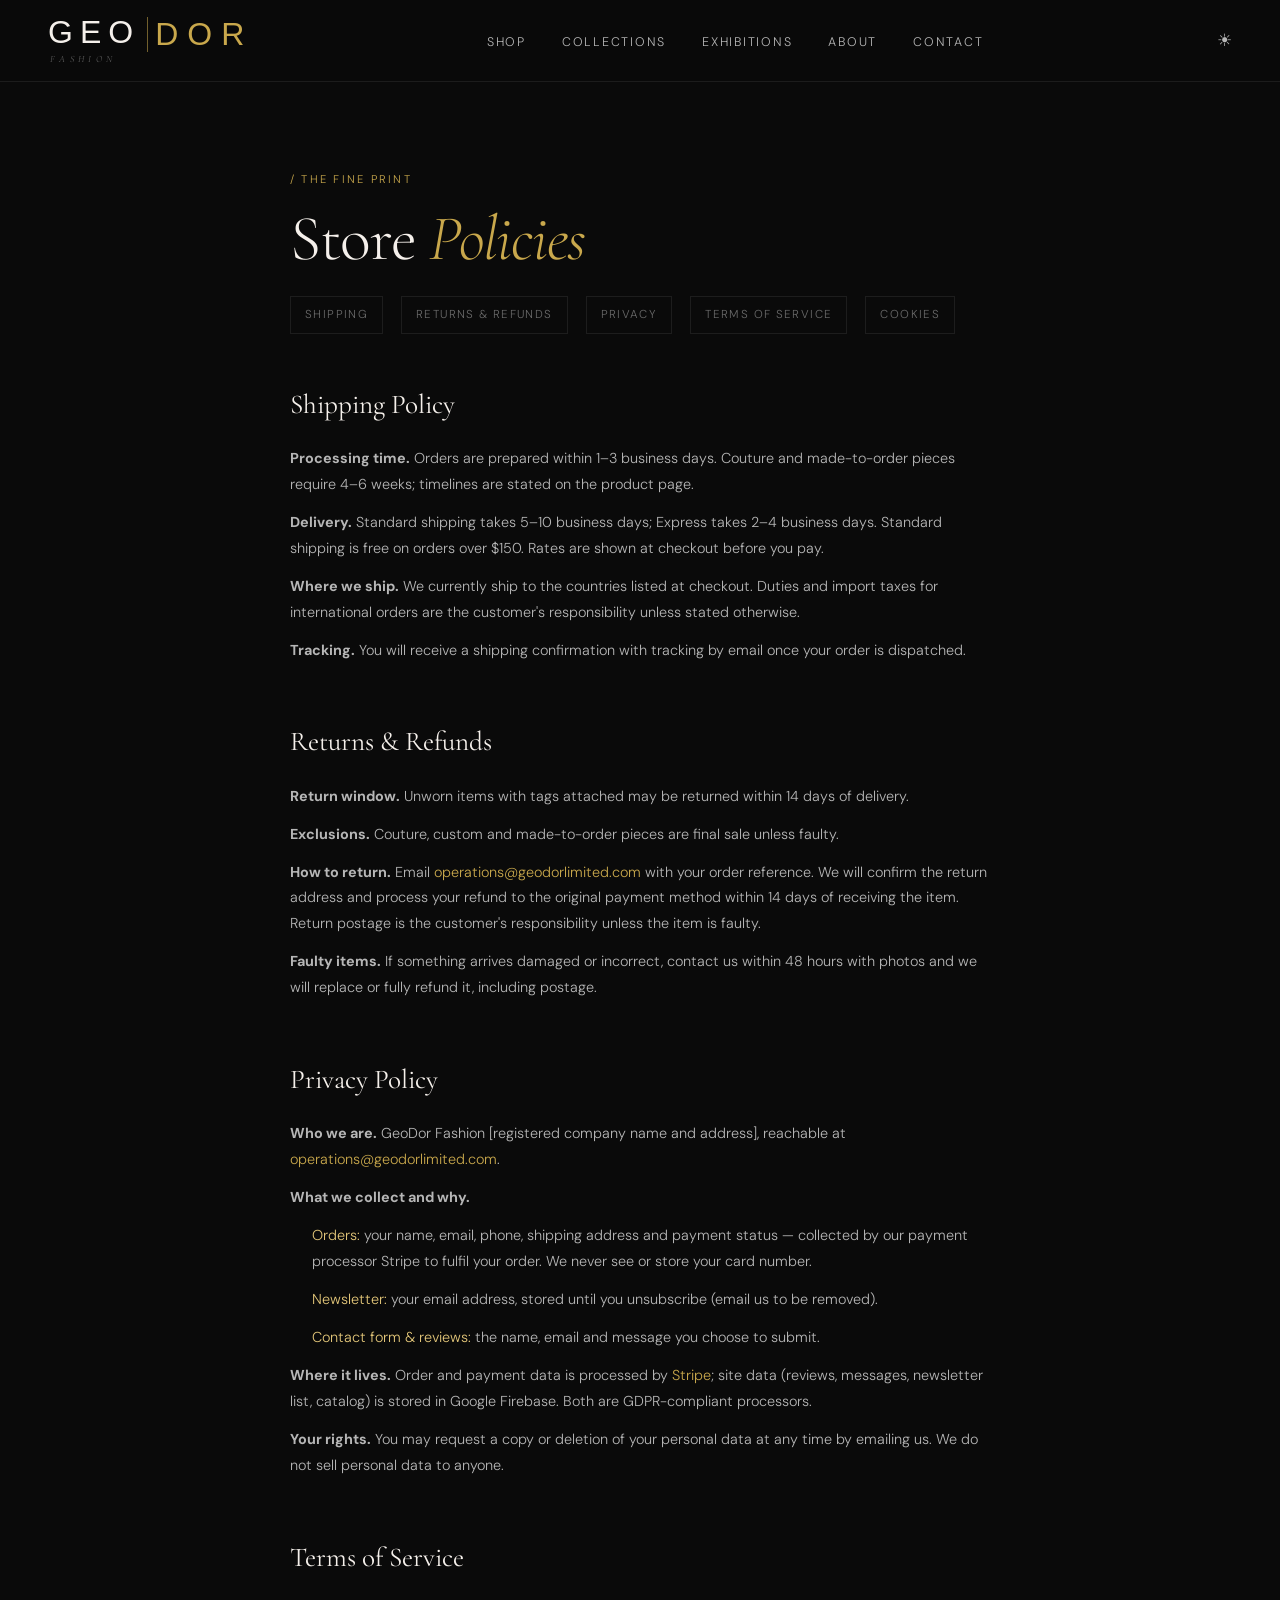
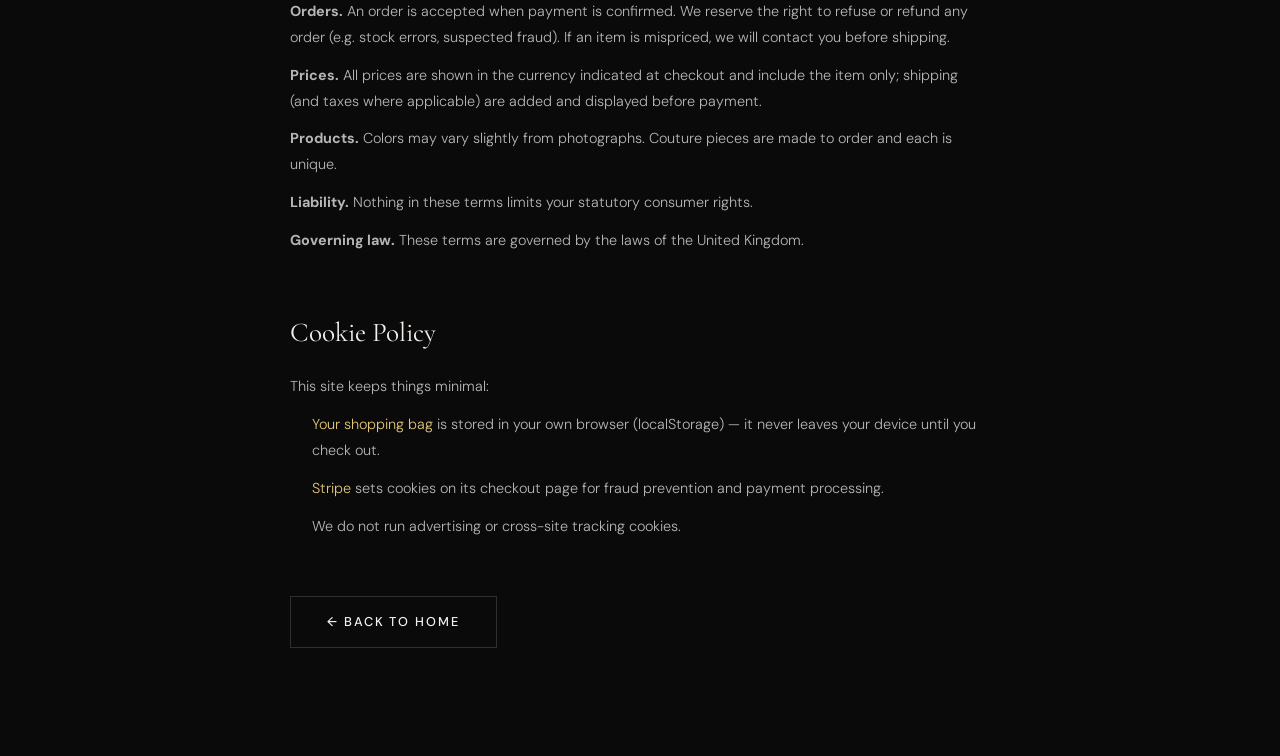
<file: legal.html>
<!DOCTYPE html>
<html lang="en">
<head>
  <meta charset="UTF-8" />
  <meta name="viewport" content="width=device-width, initial-scale=1.0" />
  <title>Policies — GeoDor Fashion</title>
  <meta name="description" content="GeoDor Fashion policies — shipping, returns, privacy, terms of service and cookies." />
  <link rel="preconnect" href="https://fonts.googleapis.com" />
  <link rel="preconnect" href="https://fonts.gstatic.com" crossorigin />
  <link href="https://fonts.googleapis.com/css2?family=Cormorant+Garamond:ital,wght@0,300;0,400;0,600;1,300;1,400&family=DM+Sans:wght@300;400;500&display=swap" rel="stylesheet" />
  <link rel="stylesheet" href="css/style.css" />
  <script src="js/theme.js"></script>
</head>
<body>

<nav class="nav scrolled">
  <div class="nav__logo">
    <a href="index.html">
      <div class="nav__logo-wordmark">
        <span class="logo-geo">GEO</span><span class="logo-dor">DOR</span>
      </div>
      <span class="logo-sub">Fashion</span>
    </a>
  </div>
  <ul class="nav__links">
    <li><a href="shop.html">Shop</a></li>
    <li><a href="index.html#collections">Collections</a></li>
    <li><a href="index.html#exhibitions">Exhibitions</a></li>
    <li><a href="about.html">About</a></li>
    <li><a href="index.html#contact">Contact</a></li>
  </ul>
  <div class="nav__actions"><button class="btn-theme" onclick="toggleTheme()" aria-label="Toggle day/night mode">☀</button></div>
</nav>

<section class="legal-page">
  <div class="container">
    <div class="section-tag">/ The Fine Print</div>
    <h1 class="section-title">Store <em>Policies</em></h1>

    <nav class="legal-toc">
      <a href="#shipping">Shipping</a>
      <a href="#returns">Returns &amp; Refunds</a>
      <a href="#privacy">Privacy</a>
      <a href="#terms">Terms of Service</a>
      <a href="#cookies">Cookies</a>
    </nav>

    <article id="shipping" class="legal-section">
      <h2>Shipping Policy</h2>
      <p><strong>Processing time.</strong> Orders are prepared within 1–3 business days. Couture and made-to-order
        pieces require 4–6 weeks; timelines are stated on the product page.</p>
      <p><strong>Delivery.</strong> Standard shipping takes 5–10 business days; Express takes 2–4 business days.
        Standard shipping is free on orders over $150. Rates are shown at checkout before you pay.</p>
      <p><strong>Where we ship.</strong> We currently ship to the countries listed at checkout. Duties and import
        taxes for international orders are the customer's responsibility unless stated otherwise.</p>
      <p><strong>Tracking.</strong> You will receive a shipping confirmation with tracking by email once your order
        is dispatched.</p>
    </article>

    <article id="returns" class="legal-section">
      <h2>Returns &amp; Refunds</h2>
      <p><strong>Return window.</strong> Unworn items with tags attached may be returned within 14 days of delivery.</p>
      <p><strong>Exclusions.</strong> Couture, custom and made-to-order pieces are final sale unless faulty.</p>
      <p><strong>How to return.</strong> Email <a href="mailto:operations@geodorlimited.com">operations@geodorlimited.com</a>
        with your order reference. We will confirm the return address and process your refund to the original payment
        method within 14 days of receiving the item. Return postage is the customer's responsibility unless the item
        is faulty.</p>
      <p><strong>Faulty items.</strong> If something arrives damaged or incorrect, contact us within 48 hours with
        photos and we will replace or fully refund it, including postage.</p>
    </article>

    <article id="privacy" class="legal-section">
      <h2>Privacy Policy</h2>
      <p><strong>Who we are.</strong> GeoDor Fashion [registered company name and address], reachable at
        <a href="mailto:operations@geodorlimited.com">operations@geodorlimited.com</a>.</p>
      <p><strong>What we collect and why.</strong></p>
      <ul>
        <li><em>Orders:</em> your name, email, phone, shipping address and payment status — collected by our payment
          processor Stripe to fulfil your order. We never see or store your card number.</li>
        <li><em>Newsletter:</em> your email address, stored until you unsubscribe (email us to be removed).</li>
        <li><em>Contact form &amp; reviews:</em> the name, email and message you choose to submit.</li>
      </ul>
      <p><strong>Where it lives.</strong> Order and payment data is processed by
        <a href="https://stripe.com/privacy" target="_blank" rel="noopener">Stripe</a>; site data (reviews, messages,
        newsletter list, catalog) is stored in Google Firebase. Both are GDPR-compliant processors.</p>
      <p><strong>Your rights.</strong> You may request a copy or deletion of your personal data at any time by
        emailing us. We do not sell personal data to anyone.</p>
    </article>

    <article id="terms" class="legal-section">
      <h2>Terms of Service</h2>
      <p><strong>Orders.</strong> An order is accepted when payment is confirmed. We reserve the right to refuse or
        refund any order (e.g. stock errors, suspected fraud). If an item is mispriced, we will contact you before
        shipping.</p>
      <p><strong>Prices.</strong> All prices are shown in the currency indicated at checkout and include the item
        only; shipping (and taxes where applicable) are added and displayed before payment.</p>
      <p><strong>Products.</strong> Colors may vary slightly from photographs. Couture pieces are made to order and
        each is unique.</p>
      <p><strong>Liability.</strong> Nothing in these terms limits your statutory consumer rights.</p>
      <p><strong>Governing law.</strong> These terms are governed by the laws of the United Kingdom.</p>
    </article>

    <article id="cookies" class="legal-section">
      <h2>Cookie Policy</h2>
      <p>This site keeps things minimal:</p>
      <ul>
        <li><em>Your shopping bag</em> is stored in your own browser (localStorage) — it never leaves your device
          until you check out.</li>
        <li><em>Stripe</em> sets cookies on its checkout page for fraud prevention and payment processing.</li>
        <li>We do not run advertising or cross-site tracking cookies.</li>
      </ul>
    </article>

    <p style="margin-top:48px"><a href="index.html" class="btn btn--ghost">← Back to Home</a></p>
  </div>
</section>

</body>
</html>
</file>
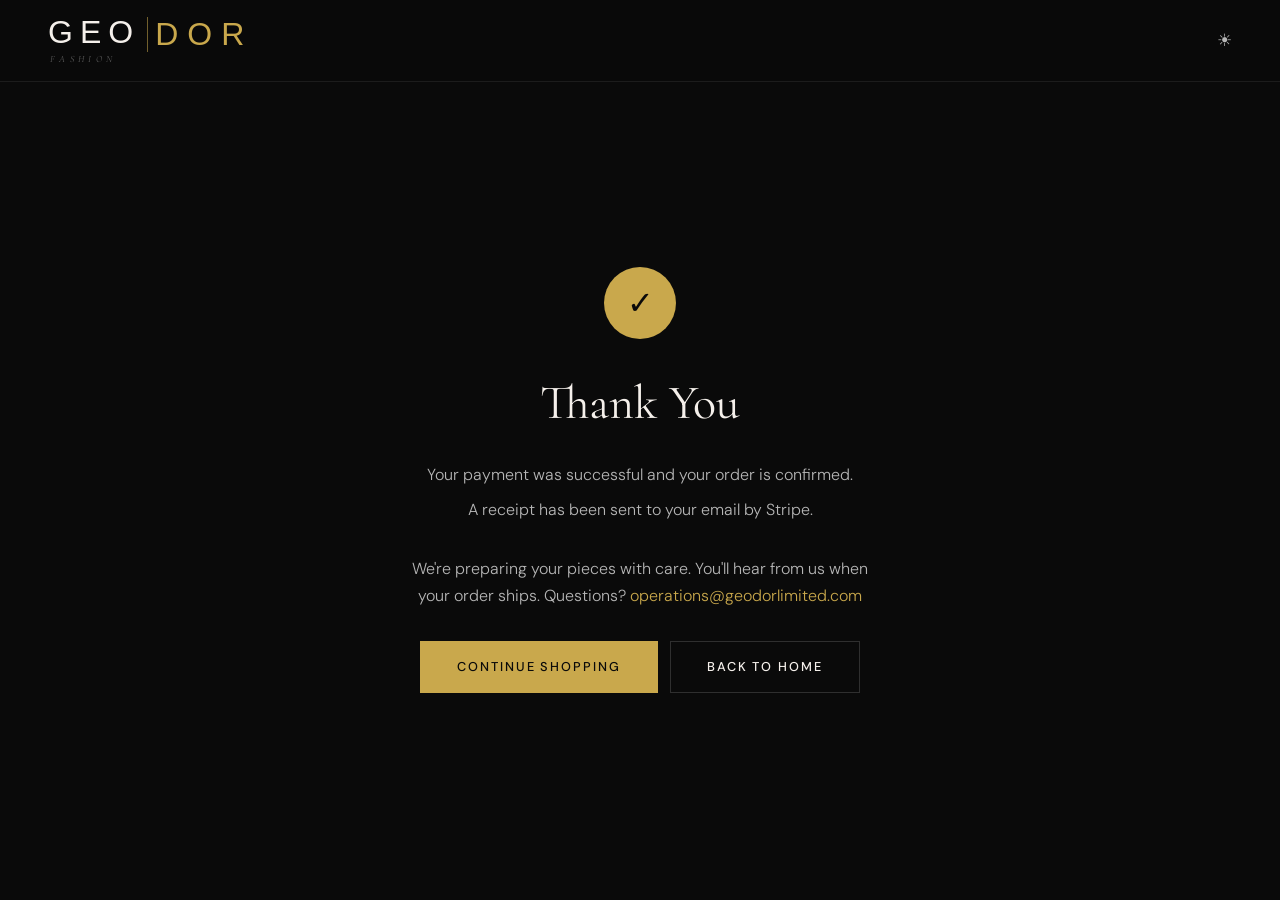
<file: success.html>
<!DOCTYPE html>
<html lang="en">
<head>
  <meta charset="UTF-8" />
  <meta name="viewport" content="width=device-width, initial-scale=1.0" />
  <title>Order Confirmed — GeoDor Fashion</title>
  <meta name="robots" content="noindex" />
  <link rel="preconnect" href="https://fonts.googleapis.com" />
  <link rel="preconnect" href="https://fonts.gstatic.com" crossorigin />
  <link href="https://fonts.googleapis.com/css2?family=Cormorant+Garamond:ital,wght@0,300;0,400;0,600;1,300;1,400&family=DM+Sans:wght@300;400;500&display=swap" rel="stylesheet" />
  <link rel="stylesheet" href="css/style.css" />
  <script src="js/theme.js"></script>
</head>
<body>

<nav class="nav scrolled">
  <div class="nav__logo">
    <a href="index.html">
      <div class="nav__logo-wordmark">
        <span class="logo-geo">GEO</span><span class="logo-dor">DOR</span>
      </div>
      <span class="logo-sub">Fashion</span>
    </a>
  </div>
  <div class="nav__actions"><button class="btn-theme" onclick="toggleTheme()" aria-label="Toggle day/night mode">☀</button></div>
</nav>

<section class="status-page">
  <div class="order-success">
    <div class="success-icon">✓</div>
    <h2>Thank You</h2>
    <p>Your payment was successful and your order is confirmed.</p>
    <p>A receipt has been sent to your email by Stripe.</p>
    <p class="order-number" id="orderRef"></p>
    <p style="max-width:480px;margin:0 auto 32px">We're preparing your pieces with care. You'll hear from us when your order ships. Questions? <a href="mailto:operations@geodorlimited.com" style="color:var(--gold)">operations@geodorlimited.com</a></p>
    <div style="display:flex;gap:12px;justify-content:center;flex-wrap:wrap">
      <a href="shop.html" class="btn btn--primary">Continue Shopping</a>
      <a href="index.html" class="btn btn--ghost">Back to Home</a>
    </div>
  </div>
</section>

<script>
  // The order is complete — empty the bag.
  localStorage.removeItem('geodor_cart');

  // Show a short order reference from the Stripe session id.
  const sid = new URLSearchParams(location.search).get('session_id');
  if (sid) {
    document.getElementById('orderRef').textContent =
      'Order Reference: GD-' + sid.replace(/^cs_(test_|live_)?/, '').slice(0, 10).toUpperCase();
  }
</script>
</body>
</html>
</file>
<file: css/style.css>
/* =========================================
   GEODOR FASHION — Main Stylesheet
   Aesthetic: Luxury Editorial / Dark Mode
   ========================================= */

:root {
  --black: #0a0a0a;
  --white: #f5f0eb;
  --cream: #e8e0d5;
  --gold: #c9a84c;
  --gold-light: #e5c87a;
  --charcoal: #1a1a1a;
  --mid: #2e2e2e;
  --muted: #6b6b6b;
  --border: rgba(255,255,255,0.08);
  --border-light: rgba(255,255,255,0.15);
  --text-strong: rgba(255,255,255,.85);
  --text-soft: rgba(255,255,255,.7);
  --text-faint: rgba(255,255,255,.4);
  --text-ghost: rgba(255,255,255,.15);
  --surface: rgba(255,255,255,.04);
  --surface-hover: rgba(255,255,255,.07);
  --nav-bg: rgba(10,10,10,.92);
  --overlay-bg: rgba(10,10,10,.97);
  --font-display: 'Cormorant Garamond', serif;
  --font-body: 'DM Sans', sans-serif;
  --font-accent: 'Bebas Neue', sans-serif;
  --transition: 0.4s cubic-bezier(0.25, 0.46, 0.45, 0.94);
  --radius: 2px;
}

/* ---- RESET ---- */
*, *::before, *::after { box-sizing: border-box; margin: 0; padding: 0; }
html { scroll-behavior: smooth; font-size: 16px; }
body {
  background: var(--black);
  color: var(--white);
  font-family: var(--font-body);
  font-weight: 300;
  line-height: 1.7;
  overflow-x: hidden;
}
img { display: block; max-width: 100%; }
a { text-decoration: none; color: inherit; }
ul { list-style: none; }
button { cursor: pointer; border: none; background: none; font-family: inherit; }
input, select, textarea { font-family: var(--font-body); outline: none; }

/* ---- CUSTOM CURSOR ---- */
.cursor {
  width: 8px; height: 8px;
  background: var(--gold);
  border-radius: 50%;
  position: fixed;
  pointer-events: none;
  z-index: 9999;
  transform: translate(-50%,-50%);
  transition: width .2s, height .2s, background .2s;
}
.cursor-follower {
  width: 32px; height: 32px;
  border: 1px solid rgba(201,168,76,.4);
  border-radius: 50%;
  position: fixed;
  pointer-events: none;
  z-index: 9998;
  transform: translate(-50%,-50%);
  transition: transform .12s ease, width .3s, height .3s, border-color .3s;
}
body:hover .cursor { opacity: 1; }

/* ---- CONTAINER ---- */
.container { max-width: 1280px; margin: 0 auto; padding: 0 40px; }
@media (max-width: 768px) { .container { padding: 0 20px; } }

/* ---- TYPOGRAPHY ---- */
.section-title {
  font-family: var(--font-display);
  font-size: clamp(2.4rem, 5vw, 4.5rem);
  font-weight: 300;
  line-height: 1.05;
  letter-spacing: -0.02em;
}
.section-title em { font-style: italic; color: var(--gold); }
.section-tag {
  font-family: var(--font-body);
  font-size: .7rem;
  letter-spacing: .2em;
  text-transform: uppercase;
  color: var(--gold);
  margin-bottom: 16px;
}
.section-tag.center, .section-title.center { text-align: center; }
.section-header { margin-bottom: 60px; }

/* ---- BUTTONS ---- */
.btn {
  display: inline-block;
  padding: 14px 36px;
  font-family: var(--font-body);
  font-size: .8rem;
  font-weight: 500;
  letter-spacing: .15em;
  text-transform: uppercase;
  transition: var(--transition);
  position: relative;
  overflow: hidden;
  cursor: pointer;
}
.btn::before {
  content: '';
  position: absolute; inset: 0;
  background: var(--gold);
  transform: translateX(-101%);
  transition: transform var(--transition);
  z-index: -1;
}
.btn--primary {
  background: var(--gold);
  color: var(--black);
  border: 1px solid var(--gold);
}
.btn--primary:hover { background: var(--gold-light); border-color: var(--gold-light); color: var(--black); }
.btn--ghost {
  background: transparent;
  color: var(--white);
  border: 1px solid var(--border-light);
}
.btn--ghost:hover { background: var(--surface-hover); }
.btn--outline {
  background: transparent;
  color: var(--gold);
  border: 1px solid var(--gold);
}
.btn--outline:hover { background: var(--gold); color: var(--black); }
.btn.full-width { width: 100%; text-align: center; }
.btn.small { padding: 10px 20px; font-size: .75rem; }

/* ---- IMAGE PLACEHOLDERS ---- */
.img-placeholder {
  background: var(--charcoal);
  display: flex;
  align-items: center;
  justify-content: center;
  position: relative;
  border: 1px dashed rgba(201,168,76,.3);
  overflow: hidden;
  min-height: 200px;
}
.img-placeholder::before {
  content: attr(data-label);
  position: absolute;
  top: 8px; left: 8px;
  font-size: .65rem;
  letter-spacing: .1em;
  text-transform: uppercase;
  color: var(--gold);
  background: rgba(0,0,0,.7);
  padding: 4px 8px;
  border-radius: 2px;
  z-index: 2;
  font-family: var(--font-body);
}
.placeholder-inner {
  text-align: center;
  color: var(--muted);
  padding: 40px 20px;
}
.placeholder-icon { font-size: 2.5rem; margin-bottom: 12px; opacity: .4; }
.placeholder-inner p { font-size: .9rem; font-weight: 500; color: var(--white); opacity: .5; }
.placeholder-inner span { font-size: .7rem; letter-spacing: .1em; text-transform: uppercase; color: var(--gold); opacity: .6; }
.img-placeholder.small { min-height: 60px; width: 60px; border-radius: 50%; }
.img-placeholder.small .placeholder-inner { padding: 0; }
.img-placeholder.small .placeholder-icon { font-size: 1.5rem; margin: 0; }

/* Real <img> tags inside placeholders — fill container, show top of image (preserves faces) */
.img-placeholder .placeholder-inner img {
  position: absolute;
  inset: 0;
  width: 100%;
  height: 100%;
  object-fit: cover;
  object-position: center top;
  display: block;
}

/* To replace a placeholder with a real image:
   .my-placeholder { background-image: url('images/my-photo.jpg'); background-size: cover; background-position: center; }
   Then remove .img-placeholder class and the data-label / .placeholder-inner */

/* =========================================
   NAVIGATION
   ========================================= */
.nav {
  position: fixed; top: 0; left: 0; right: 0;
  z-index: 1000;
  display: flex; align-items: center; justify-content: space-between;
  padding: 24px 48px;
  transition: background var(--transition), padding var(--transition), backdrop-filter var(--transition);
}
.nav.scrolled {
  background: var(--nav-bg);
  backdrop-filter: blur(20px);
  padding: 16px 48px;
  border-bottom: 1px solid var(--border);
}
.nav__logo a {
  display: flex;
  flex-direction: column;
  align-items: flex-start;
  gap: 3px;
  text-decoration: none;
}
.nav__logo-wordmark {
  font-family: var(--font-accent);
  font-size: 2rem;
  letter-spacing: .22em;
  line-height: 1;
  display: flex;
  align-items: center;
  gap: 0;
}
.logo-geo {
  color: var(--white);
  position: relative;
}
.logo-geo::after {
  content: '';
  display: inline-block;
  width: 1px;
  height: 1.1em;
  background: var(--gold);
  opacity: .55;
  margin: 0 7px;
  vertical-align: middle;
}
.logo-dor {
  color: var(--gold);
  letter-spacing: .28em;
}
.logo-sub {
  font-family: var(--font-display);
  font-style: italic;
  font-size: .6rem;
  letter-spacing: .45em;
  text-transform: uppercase;
  color: var(--text-faint);
  padding-left: 2px;
  line-height: 1;
}
.nav__links { display: flex; gap: 36px; }
.nav__links a {
  font-size: .78rem;
  letter-spacing: .14em;
  text-transform: uppercase;
  color: var(--text-soft);
  transition: color .3s;
  position: relative;
}
.nav__links a::after {
  content: '';
  position: absolute; bottom: -2px; left: 0; right: 0;
  height: 1px; background: var(--gold);
  transform: scaleX(0);
  transition: transform .3s;
}
.nav__links a:hover { color: var(--white); }
.nav__links a:hover::after { transform: scaleX(1); }
.nav__actions { display: flex; align-items: center; gap: 16px; }
.btn-search, .btn-cart {
  color: var(--text-soft);
  transition: color .3s;
  display: flex; align-items: center;
  position: relative;
}
.btn-search:hover, .btn-cart:hover { color: var(--gold); }
.cart-count {
  position: absolute; top: -6px; right: -8px;
  width: 16px; height: 16px;
  background: var(--gold); color: var(--black);
  border-radius: 50%; font-size: .6rem; font-weight: 600;
  display: flex; align-items: center; justify-content: center;
  opacity: 0; transform: scale(0);
  transition: var(--transition);
}
.cart-count.show { opacity: 1; transform: scale(1); }
.btn-menu {
  display: none; flex-direction: column; gap: 5px;
  width: 24px; padding: 2px 0;
}
.btn-menu span {
  display: block; height: 1px;
  background: var(--white);
  transition: var(--transition);
}
.btn-menu.open span:nth-child(1) { transform: translateY(6px) rotate(45deg); }
.btn-menu.open span:nth-child(2) { opacity: 0; }
.btn-menu.open span:nth-child(3) { transform: translateY(-6px) rotate(-45deg); }

/* Mobile Menu */
.mobile-menu {
  position: fixed; top: 0; left: 0; right: 0; bottom: 0;
  background: var(--black);
  z-index: 999;
  display: flex; align-items: center; justify-content: center;
  transform: translateX(100%);
  transition: transform .5s cubic-bezier(.77,0,.175,1);
}
.mobile-menu.open { transform: translateX(0); }
.mobile-menu ul { text-align: center; }
.mobile-menu li { margin-bottom: 32px; }
.mobile-menu a {
  font-family: var(--font-display);
  font-size: 3rem; font-weight: 300;
  letter-spacing: -.02em;
  transition: color .3s;
}
.mobile-menu a:hover { color: var(--gold); }

/* Search Overlay */
.search-overlay {
  position: fixed; inset: 0;
  background: var(--overlay-bg);
  z-index: 1100;
  display: flex; align-items: center; justify-content: center;
  opacity: 0; pointer-events: none;
  transition: opacity .4s;
}
.search-overlay.open { opacity: 1; pointer-events: all; }
.search-close {
  position: absolute; top: 32px; right: 48px;
  font-size: 1.5rem; color: var(--muted);
  transition: color .3s;
}
.search-close:hover { color: var(--white); }
.search-inner { text-align: center; width: 100%; max-width: 700px; padding: 0 40px; }
.search-label { font-family: var(--font-display); font-size: 1rem; color: var(--muted); margin-bottom: 24px; letter-spacing: .1em; text-transform: uppercase; }
.search-input {
  width: 100%; background: none;
  border: none; border-bottom: 1px solid var(--border-light);
  font-family: var(--font-display); font-size: 3rem; font-weight: 300;
  color: var(--white); padding: 16px 0; text-align: center;
}
.search-input::placeholder { color: var(--muted); }

/* =========================================
   HERO — Split Editorial Layout
   ========================================= */
.hero {
  position: relative;
  height: 100vh; min-height: 700px;
  display: flex; align-items: center;
  overflow: hidden;
  background: var(--black);
}

/* ---- Right image panel ---- */
.hero__canvas { position: absolute; inset: 0; }

.hero__panel-right {
  position: absolute;
  right: 0; top: 0; bottom: 0;
  width: 60%;
  overflow: hidden;
  z-index: 1;
}
.hero__panel-right img {
  width: 100%; height: 100%;
  object-fit: cover;
  object-position: center center;
  /* keep the warm leather & gold — just pull brightness down */
  filter: brightness(.52) saturate(1.1);
  transform: scale(1.04);
}

/* Diagonal gradient that bleeds panel into the dark left */
.hero__canvas::after {
  content: '';
  position: absolute; inset: 0;
  background: linear-gradient(
    105deg,
    var(--black)          0%,
    var(--black)          30%,
    rgba(10,10,10,.92)    44%,
    rgba(10,10,10,.45)    58%,
    rgba(10,10,10,.12)   100%
  );
  z-index: 2;
}

/* Soft gold ambient glow at the seam */
.hero__glow {
  position: absolute;
  top: 50%; left: 42%;
  transform: translate(-50%, -50%);
  width: 70vw; height: 100vh;
  background: radial-gradient(ellipse at 55% 50%,
    rgba(201,168,76,.11) 0%,
    transparent 60%);
  z-index: 2;
  pointer-events: none;
}

/* Thin vertical gold accent line at the seam */
.hero__vline {
  position: absolute;
  left: 41%;
  top: 10%; bottom: 10%;
  width: 1px;
  background: linear-gradient(to bottom,
    transparent,
    rgba(201,168,76,.3) 20%,
    rgba(201,168,76,.3) 80%,
    transparent);
  z-index: 3;
}

/* ---- Content ---- */
.hero__content {
  position: relative; z-index: 10;
  padding: 0 80px;
  max-width: 760px;
}
.hero__eyebrow {
  font-size: .72rem; letter-spacing: .28em;
  text-transform: uppercase; color: var(--gold);
  margin-bottom: 24px;
  display: flex; align-items: center; gap: 18px;
}
.hero__eyebrow::before {
  content: '';
  display: inline-block;
  width: 36px; height: 1px;
  background: var(--gold);
  flex-shrink: 0;
}
.hero__title {
  font-family: var(--font-accent);
  font-size: clamp(5rem, 13vw, 15rem);
  line-height: .88;
  letter-spacing: .02em;
  margin-bottom: 28px;
  display: block;
}
.hero__title span { display: block; }
.hero__title em {
  font-style: italic;
  color: var(--gold);
  font-family: var(--font-display);
  font-weight: 300;
}
.hero__sub {
  font-size: 1rem; color: var(--text-soft);
  margin-bottom: 0; max-width: 360px;
  line-height: 1.8;
}
/* Thin gold rule between sub and CTAs */
.hero__accent-line {
  width: 52px; height: 1px;
  background: var(--gold);
  opacity: .7;
  margin: 32px 0;
}
.hero__ctas { display: flex; gap: 16px; flex-wrap: wrap; }

/* Scroll indicator */
.hero__scroll {
  position: absolute; bottom: 40px; right: 80px;
  writing-mode: vertical-rl;
  font-size: .65rem; letter-spacing: .2em; text-transform: uppercase;
  color: var(--muted); display: flex; align-items: center; gap: 12px;
  z-index: 10;
}
.scroll-line {
  width: 1px; height: 60px;
  background: linear-gradient(to bottom, var(--gold), transparent);
  animation: scrollPulse 2s ease-in-out infinite;
}
@keyframes scrollPulse { 0%,100% { opacity:.4; height:60px; } 50% { opacity:1; height:80px; } }

/* Reveal Animations */
.reveal {
  opacity: 0; transform: translateY(30px);
  animation: revealUp .9s cubic-bezier(.22,1,.36,1) forwards;
}
.hero__eyebrow.reveal     { animation-delay: .2s; }
.hero__title.reveal       { animation-delay: .4s; }
.hero__sub.reveal         { animation-delay: .65s; }
.hero__accent-line.reveal { animation-delay: .8s; }
.hero__ctas.reveal        { animation-delay: .95s; }
@keyframes revealUp { to { opacity:1; transform:translateY(0); } }
.reveal-up { opacity:0; transform:translateY(40px); transition: opacity .8s ease, transform .8s ease; }
.reveal-up.visible { opacity:1; transform:translateY(0); }

/* =========================================
   MARQUEE STRIP
   ========================================= */
.marquee-strip {
  background: var(--gold);
  padding: 14px 0;
  overflow: hidden;
}
.marquee-track {
  display: flex; gap: 48px; white-space: nowrap;
  animation: marqueeScroll 20s linear infinite;
  width: max-content;
}
.marquee-track span {
  font-family: var(--font-accent);
  font-size: 1rem; letter-spacing: .12em;
  color: var(--black);
}
@keyframes marqueeScroll { from { transform: translateX(0); } to { transform: translateX(-50%); } }

/* =========================================
   COLLECTIONS
   ========================================= */
.collections { padding: 120px 0 80px; }
.collections-grid {
  display: grid;
  grid-template-columns: 1.4fr 1fr 1fr;
  grid-template-rows: auto auto;
  gap: 16px;
}
.collection-card { position: relative; overflow: hidden; }
.collection-card.large { grid-row: 1 / 3; }
.collection-img {
  width: 100%;
  transition: transform .8s var(--transition);
  aspect-ratio: 3/4;
  position: relative;
  overflow: hidden;
}
.collection-img img {
  position: absolute;
  inset: 0;
  width: 100%;
  height: 100%;
  object-fit: cover;
  object-position: center top;
  display: block;
}

.collection-card.large .collection-img { aspect-ratio: 2/3; height: 100%; }
.collection-card:hover .collection-img { transform: scale(1.04); }
.collection-info {
  position: absolute; bottom: 0; left: 0; right: 0;
  padding: 24px;
  background: linear-gradient(transparent, rgba(10,10,10,.9));
}
.collection-tag {
  display: inline-block;
  font-size: .6rem; letter-spacing: .15em; text-transform: uppercase;
  background: var(--gold); color: var(--black);
  padding: 3px 10px; margin-bottom: 8px;
}
.collection-info h3 {
  font-family: var(--font-display);
  font-size: 1.8rem; font-weight: 400;
  margin-bottom: 6px;
}
.collection-info p { font-size: .82rem; color: var(--text-soft); margin-bottom: 12px; }
.collection-link {
  font-size: .72rem; letter-spacing: .12em; text-transform: uppercase;
  color: var(--gold); transition: letter-spacing .3s;
}
.collection-link:hover { letter-spacing: .2em; }

/* =========================================
   STYLES / SHOP
   ========================================= */
.styles { padding: 100px 0; background: var(--charcoal); }
.filter-tabs { display: flex; gap: 8px; margin-bottom: 48px; flex-wrap: wrap; }
.filter-tab {
  padding: 10px 24px;
  font-size: .75rem; letter-spacing: .12em; text-transform: uppercase;
  border: 1px solid var(--border);
  color: var(--muted); transition: var(--transition);
}
.filter-tab:hover, .filter-tab.active { border-color: var(--gold); color: var(--gold); }
.products-grid {
  display: grid;
  grid-template-columns: repeat(4, 1fr);
  gap: 24px;
}
.product-card {
  cursor: pointer; position: relative;
  transition: transform .4s ease;
}
.product-card:hover { transform: translateY(-6px); }
.product-img {
  aspect-ratio: 3/4;
  margin-bottom: 16px;
  overflow: hidden;
  position: relative;
}
.product-img .img-placeholder { height: 100%; }
.product-badge {
  position: absolute; top: 12px; left: 12px; z-index: 2;
  font-size: .6rem; letter-spacing: .12em; text-transform: uppercase;
  padding: 4px 10px;
}
.badge-new { background: var(--gold); color: var(--black); }
.badge-sale { background: #c0392b; color: #fff; }
.badge-sold { background: var(--muted); color: var(--white); }
.product-quick {
  position: absolute; bottom: 0; left: 0; right: 0;
  background: rgba(10,10,10,.9);
  padding: 14px;
  text-align: center;
  transform: translateY(100%);
  transition: transform .4s ease;
  font-size: .75rem; letter-spacing: .12em; text-transform: uppercase;
  color: var(--gold);
}
.product-card:hover .product-quick { transform: translateY(0); }
.product-info { }
.product-category { font-size: .65rem; letter-spacing: .15em; text-transform: uppercase; color: var(--gold); margin-bottom: 4px; }
.product-name { font-family: var(--font-display); font-size: 1.15rem; font-weight: 400; margin-bottom: 6px; }
.product-price { font-size: .9rem; }
.product-price .price-old { color: var(--muted); text-decoration: line-through; margin-right: 8px; font-size: .8rem; }
.product-price .price-new { color: var(--gold); }
.load-more-wrap { text-align: center; margin-top: 60px; }

/* =========================================
   LOOKBOOK
   ========================================= */
.lookbook { padding: 100px 0; overflow: hidden; }
.lookbook__header { margin-bottom: 48px; }
.lookbook__scroll { overflow-x: auto; cursor: grab; padding-bottom: 24px; }
.lookbook__scroll:active { cursor: grabbing; }
.lookbook__scroll::-webkit-scrollbar { height: 2px; }
.lookbook__scroll::-webkit-scrollbar-track { background: var(--mid); }
.lookbook__scroll::-webkit-scrollbar-thumb { background: var(--gold); }
.lookbook__track {
  display: flex; gap: 16px; align-items: flex-start;
  padding: 0 40px;
  width: max-content;
}

/* ---- Lookbook Item ---- */
.lookbook-item { flex-shrink: 0; width: 300px; }

/* ---- Image Frame — flexible container ---- */
.lookbook-img {
  position: relative;
  width: 300px;
  height: 400px;         /* standard slot height */
  overflow: hidden;
  margin-bottom: 16px;
  background: var(--charcoal);
}
.lookbook-item.tall .lookbook-img {
  height: 520px;         /* tall slot height */
}

/* ---- The actual <img> — always fills the frame ---- */
.lookbook-img img {
  position: absolute;
  inset: 0;
  width: 100%;
  height: 100%;
  object-fit: cover;         /* crops to fill — never distorts */
  object-position: center top; /* show top of image — preserves faces */
  display: block;
  transition: transform .7s cubic-bezier(.25,.46,.45,.94);
}

/* object-position overrides via data-focus attribute */
.lookbook-img[data-focus="top"] img    { object-position: center top; }
.lookbook-img[data-focus="bottom"] img { object-position: center bottom; }
.lookbook-img[data-focus="center"] img { object-position: center center; }

/* Subtle zoom on hover */
.lookbook-item:hover .lookbook-img img { transform: scale(1.04); }

/* ---- Hover overlay ---- */
.lb-overlay {
  position: absolute; inset: 0;
  background: linear-gradient(
    to top,
    rgba(10,10,10,.85) 0%,
    rgba(10,10,10,.2)  50%,
    transparent        100%
  );
  display: flex;
  flex-direction: column;
  justify-content: flex-end;
  padding: 20px;
  opacity: 0;
  transition: opacity .4s ease;
  z-index: 2;
}
.lookbook-item:hover .lb-overlay { opacity: 1; }
.lb-look-num {
  font-family: var(--font-accent);
  font-size: 3rem;
  line-height: 1;
  color: var(--text-ghost);
  margin-bottom: auto;
  align-self: flex-end;
}
.lb-shop-link {
  font-size: .7rem;
  letter-spacing: .18em;
  text-transform: uppercase;
  color: var(--gold);
  border-bottom: 1px solid var(--gold);
  padding-bottom: 2px;
  align-self: flex-start;
  cursor: pointer;
}

/* ---- Placeholder state (shown when lb-no-image class present) ---- */
/* When you add a real image, remove .lb-no-image from the .lookbook-img div.
   The placeholder disappears and the real image shows automatically. */
.lookbook-img.lb-no-image img {
  display: none;           /* hide broken img tag while placeholder is shown */
}
.lookbook-img.lb-no-image .lb-overlay {
  display: none;           /* hide overlay — nothing to reveal yet */
}
.lb-placeholder-state {
  display: none;           /* hidden by default — only shown in lb-no-image state */
  position: absolute; inset: 0;
  flex-direction: column;
  align-items: center; justify-content: center;
  text-align: center;
  padding: 20px;
  border: 1px dashed rgba(201,168,76,.25);
  z-index: 1;
}
.lookbook-img.lb-no-image .lb-placeholder-state {
  display: flex;           /* show placeholder when no image yet */
}
.lb-placeholder-state .placeholder-icon { font-size: 2rem; opacity: .3; margin-bottom: 10px; }
.lb-placeholder-state p  { font-size: .85rem; color: var(--text-faint); margin-bottom: 4px; }
.lb-placeholder-state span { font-size: .65rem; letter-spacing: .12em; text-transform: uppercase; color: var(--gold); opacity: .55; }

/* ---- Caption ---- */
.lookbook-caption {
  font-size: .7rem; letter-spacing: .14em; text-transform: uppercase;
  color: var(--muted); display: flex; align-items: center; gap: 8px;
}
.lb-num { color: var(--gold); font-weight: 500; }

/* =========================================
   ABOUT / ATELIER
   ========================================= */
.about { padding: 120px 0; background: var(--charcoal); }
.about__grid { display: grid; grid-template-columns: 1fr 1fr; gap: 80px; align-items: center; }
.about__img-wrap { position: relative; }
.about__img { aspect-ratio: 3/4; }
.about__stat-card {
  position: absolute; bottom: -32px; right: -32px;
  background: var(--gold); padding: 28px 36px;
}
.stat-number { font-family: var(--font-accent); font-size: 3.5rem; color: var(--black); line-height: 1; }
.stat-label { font-size: .72rem; letter-spacing: .12em; text-transform: uppercase; color: rgba(10,10,10,.7); }
.about__content { }
.about__lead { font-family: var(--font-display); font-size: 1.4rem; font-weight: 300; margin: 20px 0 16px; line-height: 1.5; }
.about__body { color: var(--text-soft); margin-bottom: 16px; }
.about__values { margin: 32px 0; display: flex; flex-direction: column; gap: 16px; }
.value-item { display: flex; gap: 16px; align-items: flex-start; }
.value-icon { color: var(--gold); font-size: 1.1rem; margin-top: 2px; flex-shrink: 0; }
.value-item strong { display: block; font-size: .9rem; font-weight: 500; }
.value-item span { font-size: .8rem; color: var(--muted); }

/* =========================================
   TESTIMONIALS
   ========================================= */
.testimonials { padding: 100px 0; }
.testimonials-grid { display: grid; grid-template-columns: repeat(3,1fr); gap: 24px; margin-top: 60px; }
.testimonial-card {
  background: var(--charcoal); border: 1px solid var(--border);
  padding: 36px; transition: border-color .4s;
}
.testimonial-card:hover, .testimonial-card.featured { border-color: var(--gold); }
.testimonial-card.featured { background: linear-gradient(135deg, var(--charcoal), #1e1a10); }
.stars { color: var(--gold); letter-spacing: 2px; margin-bottom: 16px; }
.testimonial-card blockquote {
  font-family: var(--font-display); font-size: 1.05rem; font-weight: 300;
  font-style: italic; line-height: 1.6; margin-bottom: 24px; color: var(--text-strong);
}
.testimonial-author { display: flex; align-items: center; gap: 14px; }
.author-avatar { width: 48px; height: 48px; border-radius: 50%; flex-shrink: 0; }
.testimonial-author strong { display: block; font-size: .85rem; }
.testimonial-author span { font-size: .72rem; color: var(--muted); }

/* =========================================
   LIVE REVIEWS
   ========================================= */
.reviews { padding: 100px 0; background: var(--charcoal); }
.reviews__intro { text-align: center; color: var(--muted); max-width: 520px; margin: 16px auto 0; }

/* ---- Form ---- */
.review-form {
  max-width: 640px; margin: 48px auto 64px;
  display: flex; flex-direction: column; gap: 16px;
}
.review-form__top { display: flex; gap: 16px; flex-wrap: wrap; align-items: stretch; }
.review-form__top .form-input { flex: 1; min-width: 200px; }
.review-form .form-textarea { min-height: 120px; resize: vertical; }

.star-input {
  display: flex; align-items: center; gap: 4px;
  padding: 0 16px; border: 1px solid var(--border-light);
  background: var(--surface);
}
.star-btn {
  font-size: 1.5rem; line-height: 1; color: var(--mid);
  padding: 4px; transition: color .2s, transform .2s;
}
.star-btn.active { color: var(--gold); }
.star-btn:hover { transform: scale(1.15); }

.review-form .btn { align-self: flex-start; }
.review-form__status { font-size: .85rem; letter-spacing: .04em; min-height: 1.2em; }
.review-form__status.ok { color: var(--gold); }
.review-form__status.err { color: #d98a8a; }

/* ---- Summary ---- */
.reviews-summary {
  display: flex; align-items: baseline; justify-content: center; gap: 12px;
  margin-bottom: 36px; min-height: 1.4em;
}
.reviews-summary .rs-score { font-family: var(--font-accent); font-size: 2rem; color: var(--gold); }
.reviews-summary .rs-stars { color: var(--gold); letter-spacing: 2px; }
.reviews-summary .rs-count { font-size: .8rem; color: var(--muted); letter-spacing: .08em; }

/* ---- List ---- */
.reviews-list {
  display: grid; grid-template-columns: repeat(auto-fill, minmax(280px, 1fr));
  gap: 20px; max-width: 1000px; margin: 0 auto;
}
.reviews-empty { grid-column: 1/-1; text-align: center; color: var(--muted); font-size: .9rem; }
.review-card {
  background: var(--black); border: 1px solid var(--border);
  padding: 28px; transition: border-color .4s;
  animation: reviewIn .5s ease both;
}
.review-card:hover { border-color: var(--gold); }
.review-card__head { display: flex; align-items: center; justify-content: space-between; gap: 12px; margin-bottom: 14px; }
.review-card__head strong { font-size: .9rem; font-weight: 500; }
.review-card__stars { color: var(--gold); letter-spacing: 2px; font-size: .85rem; flex-shrink: 0; }
.review-card__msg { font-family: var(--font-display); font-style: italic; font-size: 1.02rem; line-height: 1.6; color: var(--text-strong); margin-bottom: 16px; }
.review-card__time { font-size: .68rem; letter-spacing: .12em; text-transform: uppercase; color: var(--muted); }
@keyframes reviewIn { from { opacity: 0; transform: translateY(16px); } to { opacity: 1; transform: none; } }

/* =========================================
   NEWSLETTER
   ========================================= */
.newsletter {
  padding: 100px 40px;
  background: linear-gradient(135deg, #0f0d08 0%, #1a1408 50%, #0f0d08 100%);
  border-top: 1px solid rgba(201,168,76,.15);
  border-bottom: 1px solid rgba(201,168,76,.15);
  text-align: center;
}
.newsletter__inner { max-width: 560px; margin: 0 auto; }
.newsletter h2 { font-family: var(--font-display); font-size: clamp(2rem,4vw,3.5rem); font-weight: 300; margin-bottom: 12px; }
.newsletter p { color: var(--muted); margin-bottom: 36px; }
.newsletter-form { display: flex; gap: 0; max-width: 440px; margin: 0 auto 16px; }
.newsletter-form input {
  flex: 1; padding: 14px 20px;
  background: var(--surface); border: 1px solid var(--border-light);
  border-right: none; color: var(--white); font-size: .9rem;
}
.newsletter-form input::placeholder { color: var(--muted); }
.newsletter-success { color: var(--gold); font-size: .85rem; letter-spacing: .1em; }

/* =========================================
   CONTACT
   ========================================= */
.contact { padding: 120px 0; background: var(--charcoal); }
.contact__grid { display: grid; grid-template-columns: 1fr 1.4fr; gap: 80px; }
.contact-items { margin: 32px 0; display: flex; flex-direction: column; gap: 20px; }
.contact-item { display: flex; gap: 16px; align-items: flex-start; }
.contact-icon { color: var(--gold); font-size: 1.1rem; margin-top: 2px; }
.contact-item strong { display: block; font-size: .75rem; letter-spacing: .1em; text-transform: uppercase; color: var(--muted); margin-bottom: 2px; }
.contact-item a { color: var(--white); transition: color .3s; font-size: .9rem; }
.contact-item a:hover { color: var(--gold); }
.social-links { display: flex; gap: 20px; margin-top: 40px; }
.social-links a {
  width: 44px; height: 44px;
  border: 1px solid var(--border-light);
  display: flex; align-items: center; justify-content: center;
  transition: var(--transition);
}
.social-links a svg { display: block; }
.social-links a:hover { border-color: var(--gold); color: var(--gold); }
.form-group { margin-bottom: 16px; }
.form-input {
  width: 100%; padding: 14px 20px;
  background: var(--surface);
  border: 1px solid var(--border);
  color: var(--white); font-size: .9rem;
  transition: border-color .3s;
  appearance: none;
}
.form-input:focus { border-color: var(--gold); }
.form-input::placeholder { color: var(--muted); }
.form-input option { background: var(--charcoal); }
.form-textarea { min-height: 140px; resize: vertical; }
.form-row { display: grid; grid-template-columns: 1fr 1fr; gap: 16px; }
.form-success { color: var(--gold); font-size: .85rem; margin-top: 12px; letter-spacing: .05em; }

/* =========================================
   FOOTER
   ========================================= */
.footer { background: #070707; padding: 80px 0 32px; border-top: 1px solid var(--border); }
.footer__top { display: grid; grid-template-columns: 1fr 2fr; gap: 80px; margin-bottom: 60px; }
.footer-logo { display: flex; flex-direction: column; gap: 3px; margin-bottom: 16px; }
.footer-logo .nav__logo-wordmark { font-size: 2.4rem; }
.footer-logo .logo-sub { font-size: .62rem; }
.footer__brand p { color: var(--muted); font-size: .85rem; line-height: 1.8; }
.footer__cols { display: grid; grid-template-columns: repeat(3, 1fr); gap: 40px; }
.footer-col h4 {
  font-size: .72rem; letter-spacing: .2em; text-transform: uppercase;
  color: var(--gold); margin-bottom: 20px;
}
.footer-col ul { display: flex; flex-direction: column; gap: 10px; }
.footer-col a { font-size: .82rem; color: var(--muted); transition: color .3s; }
.footer-col a:hover { color: var(--white); }
.footer__bottom {
  display: flex; align-items: center; justify-content: space-between;
  padding-top: 32px; border-top: 1px solid var(--border);
  flex-wrap: wrap; gap: 16px;
}
.footer__bottom p { font-size: .78rem; color: var(--muted); }
.footer__legal { display: flex; gap: 20px; }
.footer__legal a { font-size: .72rem; color: var(--muted); transition: color .3s; }
.footer__legal a:hover { color: var(--white); }
.payment-badges { display: flex; gap: 10px; flex-wrap: wrap; }
.payment-badges span {
  padding: 4px 10px; border: 1px solid var(--border);
  font-size: .65rem; letter-spacing: .08em;
  color: var(--muted); font-weight: 500;
}

/* =========================================
   CART SIDEBAR
   ========================================= */
.cart-overlay {
  position: fixed; inset: 0;
  background: rgba(0,0,0,.6);
  z-index: 1200;
  opacity: 0; pointer-events: none;
  transition: opacity .4s;
}
.cart-overlay.open { opacity: 1; pointer-events: all; }
.cart-sidebar {
  position: fixed; top: 0; right: 0; bottom: 0;
  width: 420px; max-width: 95vw;
  background: var(--charcoal);
  z-index: 1201;
  transform: translateX(100%);
  transition: transform .5s cubic-bezier(.77,0,.175,1);
  display: flex; flex-direction: column;
}
.cart-sidebar.open { transform: translateX(0); }
.cart-header {
  display: flex; align-items: center; justify-content: space-between;
  padding: 28px 28px 20px;
  border-bottom: 1px solid var(--border);
}
.cart-header h3 { font-family: var(--font-display); font-size: 1.4rem; font-weight: 400; }
.cart-close { color: var(--muted); font-size: 1.2rem; transition: color .3s; }
.cart-close:hover { color: var(--white); }
.cart-items { flex: 1; overflow-y: auto; padding: 20px 28px; }
.cart-empty { text-align: center; padding: 60px 0; }
.cart-empty-icon { font-size: 3rem; color: var(--mid); margin-bottom: 16px; }
.cart-empty p { color: var(--muted); margin-bottom: 24px; }
.cart-item { display: flex; gap: 16px; padding: 16px 0; border-bottom: 1px solid var(--border); }
.cart-item-img { width: 72px; height: 90px; flex-shrink: 0; background: var(--mid); }
.cart-item-info { flex: 1; }
.cart-item-name { font-family: var(--font-display); font-size: 1rem; font-weight: 400; margin-bottom: 4px; }
.cart-item-meta { font-size: .72rem; color: var(--muted); margin-bottom: 8px; }
.cart-item-row { display: flex; align-items: center; justify-content: space-between; }
.cart-item-price { font-size: .9rem; color: var(--gold); }
.cart-item-remove { font-size: .7rem; color: var(--muted); letter-spacing: .1em; text-transform: uppercase; transition: color .3s; }
.cart-item-remove:hover { color: #c0392b; }
.cart-footer { padding: 20px 28px; border-top: 1px solid var(--border); display: flex; flex-direction: column; gap: 12px; }
.cart-subtotal { display: flex; justify-content: space-between; font-size: 1rem; font-weight: 500; }
.cart-note { font-size: .72rem; color: var(--muted); text-align: center; }

/* =========================================
   PRODUCT MODAL
   ========================================= */
.modal-overlay {
  position: fixed; inset: 0;
  background: rgba(0,0,0,.8);
  z-index: 1300;
  opacity: 0; pointer-events: none;
  transition: opacity .4s;
}
.modal-overlay.open { opacity: 1; pointer-events: all; }
.product-modal {
  position: fixed;
  top: 50%; left: 50%;
  transform: translate(-50%, -50%) scale(.95);
  width: 95vw; max-width: 1100px;
  max-height: 90vh;
  background: var(--charcoal);
  z-index: 1301;
  overflow-y: auto;
  opacity: 0; pointer-events: none;
  transition: opacity .4s, transform .4s;
}
.product-modal.open { opacity: 1; pointer-events: all; transform: translate(-50%,-50%) scale(1); }
.modal-close {
  position: absolute; top: 16px; right: 20px;
  color: var(--muted); font-size: 1.2rem; z-index: 10;
  transition: color .3s;
}
.modal-close:hover { color: var(--white); }
.modal-grid { display: grid; grid-template-columns: 1fr 1fr; min-height: 560px; }
.modal-images { background: var(--mid); }
.modal-main-img { height: 500px; }
.modal-thumbs { display: flex; gap: 8px; padding: 12px; }
.modal-thumb { width: 64px; height: 80px; background: var(--charcoal); cursor: pointer; border: 1px solid transparent; transition: border-color .3s; }
.modal-thumb:hover { border-color: var(--gold); }
.modal-info { padding: 48px 40px; display: flex; flex-direction: column; gap: 20px; overflow-y: auto; }
.modal-tag { font-size: .65rem; letter-spacing: .2em; text-transform: uppercase; color: var(--gold); }
.modal-info h2 { font-family: var(--font-display); font-size: 2rem; font-weight: 400; line-height: 1.1; }
.modal-price { font-size: 1.5rem; color: var(--gold); }
.modal-desc { font-size: .87rem; color: var(--text-soft); line-height: 1.7; }
.modal-option label { display: block; font-size: .7rem; letter-spacing: .15em; text-transform: uppercase; color: var(--muted); margin-bottom: 10px; }
.size-grid { display: flex; gap: 8px; flex-wrap: wrap; }
.size-btn {
  width: 44px; height: 44px;
  border: 1px solid var(--border);
  font-size: .78rem; color: var(--white);
  transition: var(--transition); display: flex; align-items: center; justify-content: center;
}
.size-btn:hover, .size-btn.active { border-color: var(--gold); color: var(--gold); }
.color-swatches { display: flex; gap: 10px; }
.color-swatch {
  width: 28px; height: 28px; border-radius: 50%;
  border: 2px solid transparent;
  cursor: pointer; transition: border-color .3s;
}
.color-swatch.active, .color-swatch:hover { border-color: var(--white); }
.modal-qty { }
.modal-qty label { display: block; font-size: .7rem; letter-spacing: .15em; text-transform: uppercase; color: var(--muted); margin-bottom: 10px; }
.qty-controls { display: flex; align-items: center; gap: 16px; }
.qty-controls button {
  width: 36px; height: 36px; border: 1px solid var(--border);
  color: var(--white); font-size: 1.2rem; transition: var(--transition);
}
.qty-controls button:hover { border-color: var(--gold); color: var(--gold); }
.qty-controls span { font-size: 1rem; min-width: 24px; text-align: center; }
.modal-meta { display: flex; flex-direction: column; gap: 6px; }
.meta-item { font-size: .75rem; color: var(--muted); }

/* =========================================
   CHECKOUT MODAL
   ========================================= */
.checkout-overlay {
  position: fixed; inset: 0;
  background: rgba(0,0,0,.9);
  z-index: 1400;
  opacity: 0; pointer-events: none;
  transition: opacity .4s;
}
.checkout-overlay.open { opacity: 1; pointer-events: all; }
.checkout-modal {
  position: fixed; inset: 0;
  background: var(--black);
  z-index: 1401;
  overflow-y: auto;
  transform: translateY(100%);
  transition: transform .5s cubic-bezier(.77,0,.175,1);
}
.checkout-modal.open { transform: translateY(0); }
.checkout-grid { display: grid; grid-template-columns: 1fr 420px; min-height: 100vh; }
.checkout-left { padding: 48px; border-right: 1px solid var(--border); }
.checkout-brand { font-family: var(--font-accent); font-size: 2rem; letter-spacing: .1em; margin-bottom: 40px; }
.checkout-steps { display: flex; gap: 24px; margin-bottom: 48px; border-bottom: 1px solid var(--border); padding-bottom: 24px; }
.step { font-size: .75rem; letter-spacing: .12em; text-transform: uppercase; color: var(--muted); padding-bottom: 4px; border-bottom: 2px solid transparent; transition: color .3s, border-color .3s; }
.step.active { color: var(--gold); border-bottom-color: var(--gold); }
.checkout-step h3 { font-family: var(--font-display); font-size: 1.6rem; font-weight: 400; margin-bottom: 28px; }
.checkout-step.hidden { display: none; }
.shipping-options { display: flex; flex-direction: column; gap: 12px; margin-bottom: 28px; }
.shipping-option {
  display: flex; align-items: center; gap: 16px;
  padding: 16px; border: 1px solid var(--border); cursor: pointer;
  transition: border-color .3s;
}
.shipping-option:hover { border-color: var(--gold); }
.shipping-option input { accent-color: var(--gold); }
.shipping-option div { flex: 1; }
.shipping-option strong { display: block; font-size: .88rem; }
.shipping-option span { font-size: .75rem; color: var(--muted); }
.ship-price { font-size: .9rem; color: var(--gold); }
.payment-methods { display: flex; gap: 12px; margin-bottom: 24px; }
.pay-method {
  flex: 1; padding: 12px;
  border: 1px solid var(--border); color: var(--muted);
  font-size: .8rem; transition: var(--transition);
}
.pay-method.active, .pay-method:hover { border-color: var(--gold); color: var(--white); }
.card-input-wrap { position: relative; }
.card-type { position: absolute; right: 16px; top: 50%; transform: translateY(-50%); font-size: .75rem; color: var(--gold); }
.secure-badge { font-size: .72rem; color: var(--muted); margin-top: 12px; text-align: center; }
.alt-pay-info { text-align: center; padding: 32px; border: 1px solid var(--border); }
.alt-pay-info p { color: var(--muted); margin-bottom: 16px; }
.alt-pay-logo { font-size: 1.4rem; font-weight: 600; color: var(--white); }
.coupon-row { display: flex; gap: 12px; }
.coupon-row input { flex: 1; }
.promo-msg { font-size: .8rem; margin-top: -4px; margin-bottom: 12px; }
.promo-msg.success { color: var(--gold); }
.promo-msg.error { color: #e74c3c; }
.checkout-nav { display: flex; gap: 12px; margin-top: 16px; justify-content: space-between; }
.review-section { background: var(--charcoal); padding: 20px; margin-bottom: 16px; border: 1px solid var(--border); }
.review-section h4 { font-size: .72rem; letter-spacing: .15em; text-transform: uppercase; color: var(--gold); margin-bottom: 12px; }
.review-section p { font-size: .85rem; color: var(--text-soft); margin-bottom: 4px; }
.terms-check { display: flex; gap: 12px; align-items: flex-start; margin: 20px 0; }
.terms-check label { font-size: .82rem; color: var(--muted); }
.terms-check a { color: var(--gold); }
.place-order-btn { margin-top: 8px; }
.checkout-right { padding: 48px 32px; background: var(--charcoal); }
.checkout-right h3 { font-family: var(--font-display); font-size: 1.4rem; font-weight: 400; margin-bottom: 24px; }
.checkout-item { display: flex; gap: 16px; padding: 14px 0; border-bottom: 1px solid var(--border); }
.checkout-item-img { width: 56px; height: 70px; background: var(--mid); flex-shrink: 0; }
.checkout-item-name { font-size: .88rem; font-weight: 500; margin-bottom: 4px; }
.checkout-item-meta { font-size: .75rem; color: var(--muted); }
.checkout-item-price { font-size: .9rem; color: var(--gold); margin-top: auto; }
.checkout-totals { margin-top: 24px; display: flex; flex-direction: column; gap: 10px; }
.total-row { display: flex; justify-content: space-between; font-size: .85rem; }
.total-row.grand { font-size: 1.1rem; font-weight: 600; padding-top: 16px; border-top: 1px solid var(--border); color: var(--gold); }
.order-success { text-align: center; padding: 60px 20px; }
.success-icon { width: 72px; height: 72px; border-radius: 50%; background: var(--gold); color: var(--black); font-size: 2rem; display: flex; align-items: center; justify-content: center; margin: 0 auto 24px; }
.order-success h2 { font-family: var(--font-display); font-size: 2.5rem; font-weight: 400; margin-bottom: 16px; }
.order-success p { color: var(--text-soft); margin-bottom: 8px; }
.order-number { font-size: .85rem; color: var(--gold); letter-spacing: .1em; margin-bottom: 32px !important; }

/* =========================================
   TOAST
   ========================================= */
.toast {
  position: fixed; bottom: 32px; left: 50%; transform: translateX(-50%) translateY(100px);
  background: var(--gold); color: var(--black);
  padding: 14px 28px; font-size: .85rem; font-weight: 500;
  letter-spacing: .06em; text-transform: uppercase;
  z-index: 2000; transition: transform .4s cubic-bezier(.22,1,.36,1);
  white-space: nowrap; pointer-events: none;
}
.toast.show { transform: translateX(-50%) translateY(0); }

/* =========================================
   RESPONSIVE
   ========================================= */
@media (max-width: 1100px) {
  .products-grid { grid-template-columns: repeat(3,1fr); }
  .checkout-grid { grid-template-columns: 1fr; }
  .checkout-right { display: none; }
}
@media (max-width: 900px) {
  .nav__links { display: none; }
  .btn-menu { display: flex; }
  .collections-grid { grid-template-columns: 1fr 1fr; }
  .collection-card.large { grid-column: 1 / -1; grid-row: auto; }
  .about__grid { grid-template-columns: 1fr; }
  .about__stat-card { right: 0; }
  .contact__grid { grid-template-columns: 1fr; }
  .testimonials-grid { grid-template-columns: 1fr; }
  .footer__top { grid-template-columns: 1fr; gap: 40px; }
  .footer__bottom { flex-direction: column; align-items: flex-start; }
  .modal-grid { grid-template-columns: 1fr; }
  .modal-main-img { height: 300px; }
  .hero__content { padding: 0 24px 80px; }
  .hero__scroll { display: none; }
}
@media (max-width: 640px) {
  .products-grid { grid-template-columns: repeat(2,1fr); }
  .collections-grid { grid-template-columns: 1fr; }
  .nav { padding: 20px 24px; }
  .nav.scrolled { padding: 14px 24px; }
  .newsletter-form { flex-direction: column; }
  .newsletter-form input { border-right: 1px solid var(--border-light); margin-bottom: 8px; }
  .footer__cols { grid-template-columns: 1fr 1fr; }
  .checkout-left { padding: 24px; }
  .form-row { grid-template-columns: 1fr; }
}
@media (max-width: 440px) {
  .products-grid { grid-template-columns: 1fr; }
  .hero__title { font-size: 4.5rem; }
}

/* =========================================
   SHOP PAGE / CTA (added with online shop)
   ========================================= */
.nav__links a.active { color: var(--gold); }
.page-top { padding-top: 170px; min-height: 80vh; }
.shop-status { color: var(--muted); font-size: .9rem; margin-bottom: 32px; min-height: 1.2em; }
.shop-cta { text-align: center; }
.shop-cta__sub { color: var(--muted); max-width: 480px; margin: 0 auto 32px; line-height: 1.7; }
.section-tag.center, .section-title.center { text-align: center; }

.btn--disabled, .btn:disabled { opacity: .45; cursor: not-allowed; pointer-events: none; }
.btn--sm { padding: 8px 18px; font-size: .7rem; }
.btn--danger { color: #e74c3c; }
.btn--danger:hover { color: #ff6b5b; }

.cart-item--off { opacity: .55; }
.cart-item-img img { display: block; }
.cart-secure { font-size: .68rem; color: var(--muted); text-align: center; }
.qty-controls--sm { gap: 10px; margin-bottom: 8px; }
.qty-controls--sm button { width: 24px; height: 24px; font-size: .9rem; }
.qty-controls--sm span { font-size: .8rem; min-width: 18px; }
.modal-main-img img { width: 100%; height: 100%; }

/* =========================================
   STATUS PAGES (success / 404)
   ========================================= */
.status-page {
  min-height: 100vh;
  display: flex; align-items: center; justify-content: center;
  padding: 140px 24px 80px;
}
.status-page .order-success h2 { font-size: 3rem; }

/* =========================================
   LEGAL / POLICIES PAGE
   ========================================= */
.legal-page { padding: 170px 0 100px; }
.legal-page .container { max-width: 780px; }
.legal-note {
  border: 1px solid var(--gold); color: var(--gold-light);
  padding: 14px 18px; font-size: .82rem; margin: 24px 0; line-height: 1.6;
}
.legal-toc { display: flex; gap: 18px; flex-wrap: wrap; margin: 24px 0 48px; }
.legal-toc a {
  font-size: .72rem; letter-spacing: .12em; text-transform: uppercase;
  color: var(--muted); border: 1px solid var(--border); padding: 8px 14px;
  transition: var(--transition);
}
.legal-toc a:hover { color: var(--gold); border-color: var(--gold); }
.legal-section { margin-bottom: 56px; scroll-margin-top: 120px; }
.legal-section h2 { font-family: var(--font-display); font-size: 1.7rem; font-weight: 400; margin-bottom: 18px; color: var(--white); }
.legal-section p, .legal-section li { font-size: .9rem; color: var(--text-soft); line-height: 1.8; margin-bottom: 12px; }
.legal-section ul { padding-left: 22px; }
.legal-section a { color: var(--gold); }
.legal-section em { color: var(--gold-light); font-style: normal; }

/* =========================================
   ADMIN PANEL
   ========================================= */
.admin-body { background: var(--black); cursor: auto; }
.admin-body a, .admin-body button { cursor: pointer; }
.admin-nav { position: sticky; }
.admin-user { font-size: .75rem; color: var(--muted); margin-right: 14px; }

.admin-login {
  min-height: 100vh; display: flex; align-items: center; justify-content: center;
  padding: 120px 24px 60px;
}
.admin-login__card {
  width: 100%; max-width: 420px;
  background: var(--charcoal); border: 1px solid var(--border);
  padding: 48px 40px; display: flex; flex-direction: column; gap: 18px;
}
.admin-login__card .section-title { font-size: 2.2rem; margin-bottom: 8px; }
.admin-link {
  font-size: .75rem; color: var(--muted); text-decoration: underline;
  background: none; border: none; align-self: center; transition: color .3s;
}
.admin-link:hover { color: var(--gold); }
.admin-status { font-size: .8rem; color: #e5a54c; min-height: 1.2em; line-height: 1.5; }
.admin-status code { color: var(--gold); word-break: break-all; }

.admin-dash { padding: 130px 0 100px; }
.admin-tabs { display: flex; gap: 8px; flex-wrap: wrap; margin-bottom: 40px; }
.tab-badge {
  display: inline-block; min-width: 18px; padding: 1px 5px; margin-left: 4px;
  background: var(--gold); color: var(--black);
  border-radius: 10px; font-size: .65rem; font-weight: 600;
}
.tab-badge:empty { display: none; }

.admin-toolbar {
  display: flex; align-items: center; justify-content: space-between;
  gap: 16px; flex-wrap: wrap; margin-bottom: 28px;
}
.admin-toolbar h2 { font-family: var(--font-display); font-size: 1.8rem; font-weight: 400; }
.admin-toolbar > div { display: flex; gap: 10px; flex-wrap: wrap; }
.admin-count { color: var(--muted); font-size: 1rem; }
.admin-muted { color: var(--muted); font-size: .85rem; line-height: 1.6; }
.admin-card { background: var(--charcoal); border: 1px solid var(--border); padding: 28px; }
.admin-card p { font-size: .9rem; line-height: 1.7; color: var(--text-soft); }

.admin-editor {
  background: var(--charcoal); border: 1px solid var(--gold);
  padding: 32px; margin-bottom: 36px;
}
.admin-editor h3 { font-family: var(--font-display); font-size: 1.5rem; font-weight: 400; margin-bottom: 24px; }
.admin-form-grid { display: grid; grid-template-columns: 1fr 1fr; gap: 18px 20px; }
.admin-form-grid .span-2 { grid-column: span 2; }
.admin-form-grid label {
  display: block; font-size: .68rem; letter-spacing: .12em; text-transform: uppercase;
  color: var(--muted); margin-bottom: 8px;
}
.admin-form-grid label code { text-transform: none; color: var(--gold); letter-spacing: 0; }
.admin-checks { display: flex; gap: 28px; align-items: center; }
.check-label {
  display: flex !important; align-items: center; gap: 10px;
  font-size: .8rem !important; text-transform: none !important; letter-spacing: 0 !important;
  color: var(--white) !important; margin: 0 !important;
}
.check-label input { accent-color: var(--gold); width: 16px; height: 16px; }
.dyn-row { display: flex; gap: 10px; align-items: center; margin-bottom: 10px; }
.dyn-row .form-input { flex: 1; }
.dyn-row input[type="color"] {
  width: 44px; height: 40px; padding: 2px; background: var(--mid);
  border: 1px solid var(--border);
}
.dyn-thumb { width: 40px; height: 50px; object-fit: cover; background: var(--mid); opacity: .15; }
.admin-editor__actions { display: flex; gap: 12px; align-items: center; margin-top: 24px; flex-wrap: wrap; }

.admin-list { display: flex; flex-direction: column; gap: 12px; }
.admin-row {
  display: flex; gap: 18px; align-items: flex-start;
  background: var(--charcoal); border: 1px solid var(--border);
  padding: 18px 20px;
}
.admin-row--off { opacity: .55; }
.admin-row__thumb { width: 56px; height: 70px; background: var(--mid); flex-shrink: 0; overflow: hidden; }
.admin-row__thumb img { width: 100%; height: 100%; object-fit: cover; object-position: center top; }
.admin-row__main { flex: 1; display: flex; flex-direction: column; gap: 5px; min-width: 0; }
.admin-row__main strong { font-size: .95rem; font-weight: 500; }
.admin-row__actions { display: flex; gap: 8px; flex-wrap: wrap; justify-content: flex-end; }
.admin-msg-body { font-size: .85rem; color: var(--text-soft); line-height: 1.6; white-space: pre-wrap; word-break: break-word; }

.pill {
  display: inline-block; padding: 2px 10px; font-size: .62rem;
  letter-spacing: .08em; text-transform: uppercase; border-radius: 10px;
  margin-right: 4px;
}
.pill--green { background: rgba(46,160,67,.18); color: #56d364; }
.pill--red { background: rgba(231,76,60,.15); color: #ff7b72; }
.pill--gold { background: rgba(201,168,76,.15); color: var(--gold-light); }
.pill--grey { background: var(--surface-hover); color: var(--muted); }

@media (max-width: 760px) {
  .admin-form-grid { grid-template-columns: 1fr; }
  .admin-form-grid .span-2 { grid-column: span 1; }
  .admin-row { flex-direction: column; }
  .admin-row__actions { justify-content: flex-start; }
  .page-top { padding-top: 140px; }
}

/* admin: image upload row actions */
.dyn-actions { display: flex; gap: 10px; flex-wrap: wrap; align-items: center; }

/* =========================================
   DAY / NIGHT THEME
   Night (default) = the variables in :root.
   Day = the overrides below. js/theme.js sets
   data-theme on <html> and remembers the choice.
   ========================================= */
[data-theme="light"] {
  --black: #f7f3ec;            /* page background — warm ivory */
  --white: #221b10;            /* primary text — warm near-black */
  --cream: #3a3226;
  --gold: #8a6d1e;             /* darkened gold: readable on ivory */
  --gold-light: #6e5614;       /* hover shade (darker, keeps contrast) */
  --charcoal: #fffdf8;         /* cards & sections */
  --mid: #e9e2d3;              /* image placeholder backgrounds */
  --muted: #79705f;
  --border: rgba(34,27,16,.14);
  --border-light: rgba(34,27,16,.26);
  --text-strong: rgba(30,24,13,.9);
  --text-soft: rgba(30,24,13,.74);
  --text-faint: rgba(30,24,13,.48);
  --text-ghost: rgba(30,24,13,.12);
  --surface: rgba(30,24,13,.045);
  --surface-hover: rgba(30,24,13,.08);
  --nav-bg: rgba(247,243,236,.92);
  --overlay-bg: rgba(247,243,236,.97);
}

/* Day-mode fixes for elements whose colors don't come from the palette */
[data-theme="light"] .pill--green { background: rgba(26,127,55,.1); color: #1a7f37; }
[data-theme="light"] .pill--red   { background: rgba(179,38,30,.08); color: #b3261e; }
[data-theme="light"] .pill--gold  { background: rgba(138,109,30,.1); color: #8a6d1e; }
[data-theme="light"] .admin-status { color: #9a6b00; }
[data-theme="light"] .badge-sale  { background: #b3261e; }
[data-theme="light"] .cart-item-remove:hover { color: #b3261e; }
[data-theme="light"] .collection-card,
[data-theme="light"] .product-card,
[data-theme="light"] .testimonial-card { box-shadow: 0 1px 3px rgba(34,27,16,.06); }

/* Theme toggle button (in every nav) */
.btn-theme {
  color: var(--text-soft);
  font-size: 1.05rem;
  line-height: 1;
  transition: color .3s, transform .3s;
  display: flex; align-items: center;
}
.btn-theme:hover { color: var(--gold); transform: rotate(20deg); }

/* Text overlaid on photos is theme-independent: the gradient/bar behind
   it is always dark, so it keeps the night palette in both modes. */
.collection-info h3 { color: #f5f0eb; }
.collection-info p { color: rgba(245,240,235,.75); }
.collection-link { color: #c9a84c; }
.collection-tag { background: #c9a84c; color: #0a0a0a; }
.product-quick { color: #c9a84c; }
.badge-new { background: #c9a84c; color: #0a0a0a; }
.badge-sold { background: #6b6b6b; color: #f5f0eb; }
.img-placeholder::before { color: #c9a84c; }
.about__stat-card { background: #c9a84c; }
.stat-number { color: #0a0a0a; }

/* =========================================
   EXHIBITIONS (home page)
   ========================================= */
.exhibitions { padding: 120px 0 0; border-top: 1px solid var(--border); scroll-margin-top: 60px; }
.ex-intro { color: var(--text-soft); max-width: 560px; margin-top: 20px; }

/* ---- Featured show ---- */
.ex-feature {
  display: grid; grid-template-columns: 1fr 1.05fr; gap: 96px;
  align-items: center; margin-bottom: 120px;
}
.ex-feature__img-wrap { position: relative; }
.ex-feature__img { position: relative; display: block; width: 100%; aspect-ratio: 4/5; overflow: hidden; background: var(--charcoal); cursor: zoom-in; }
.ex-feature__img img {
  position: absolute; inset: 0; width: 100%; height: 100%;
  object-fit: cover; object-position: center 20%;
  transition: transform 1.2s cubic-bezier(.25,.46,.45,.94);
}
.ex-feature__img:hover img { transform: scale(1.04); }
.ex-feature__img::after {
  content: ''; position: absolute; inset: 14px;
  border: 1px solid rgba(201,168,76,.35); pointer-events: none;
}
.ex-badge {
  position: absolute; bottom: -32px; right: -32px;
  background: #c9a84c; color: #0a0a0a; padding: 26px 34px; z-index: 2;
}
.ex-badge strong { display: block; font-family: var(--font-accent); font-weight: 400; font-size: 3.2rem; line-height: 1; letter-spacing: .04em; }
.ex-badge span { font-size: .7rem; letter-spacing: .14em; text-transform: uppercase; color: rgba(10,10,10,.7); }
.ex-feature__title { font-family: var(--font-display); font-size: clamp(2rem, 3.6vw, 3.2rem); font-weight: 300; line-height: 1.08; margin-bottom: 20px; }
.ex-feature__title em { font-style: italic; color: var(--gold); }
.ex-meta { display: flex; flex-wrap: wrap; gap: 10px 28px; margin-bottom: 28px; padding-bottom: 24px; border-bottom: 1px solid var(--border); }
.ex-meta div { display: flex; flex-direction: column; }
.ex-meta small { font-size: .62rem; letter-spacing: .18em; text-transform: uppercase; color: var(--muted); }
.ex-meta b { font-weight: 400; font-size: .92rem; }
.ex-feature__content p { color: var(--text-soft); margin-bottom: 16px; }
.ex-feature__content .about__values { margin: 28px 0 36px; }

/* ---- Runway gallery (masonry) ---- */
.ex-runway-head {
  display: flex; align-items: flex-end; justify-content: space-between;
  gap: 24px; flex-wrap: wrap; margin-bottom: 40px;
}
.ex-hint { font-size: .7rem; letter-spacing: .16em; text-transform: uppercase; color: var(--muted); }
/* Editorial grid: two 2x2 feature tiles + 2:3 singles = 5 even rows on desktop */
.ex-grid { display: grid; grid-template-columns: repeat(4, 1fr); gap: 16px; grid-auto-flow: dense; }
.ex-tile {
  position: relative; display: block; width: 100%; margin: 0;
  overflow: hidden; background: var(--charcoal); cursor: zoom-in;
  aspect-ratio: 2/3;
}
.ex-tile.big { grid-column: span 2; grid-row: span 2; aspect-ratio: auto; }
.ex-tile.big--right { grid-column: 3 / 5; grid-row: 3 / 5; }
.ex-tile.big .ex-num { font-size: 4rem; }
.ex-tile.big .ex-cap { font-size: .8rem; }
.ex-tile img {
  position: absolute; inset: 0; width: 100%; height: 100%;
  object-fit: cover; object-position: center 22%;
  transition: transform .9s cubic-bezier(.25,.46,.45,.94);
}
.ex-tile:hover img { transform: scale(1.05); }
.ex-tile figcaption {
  position: absolute; inset: 0; z-index: 2;
  display: flex; flex-direction: column; justify-content: space-between;
  padding: 18px 20px;
  background: linear-gradient(to top, rgba(10,10,10,.85) 0%, rgba(10,10,10,.1) 45%, transparent 70%);
  opacity: 0; transition: opacity .45s ease;
  text-align: left;
}
.ex-tile:hover figcaption, .ex-tile:focus-visible figcaption { opacity: 1; }
.ex-tile:focus-visible, .studio-tile:focus-visible, .studio-hero:focus-visible, .ex-feature__img:focus-visible { outline: 1px solid #c9a84c; outline-offset: 3px; }
.ex-num { font-family: var(--font-accent); font-size: 2.6rem; line-height: 1; color: rgba(245,240,235,.28); align-self: flex-end; }
.ex-cap { font-size: .68rem; letter-spacing: .16em; text-transform: uppercase; color: #f5f0eb; }
.ex-cap i { display: block; font-style: normal; color: #c9a84c; margin-bottom: 2px; }

/* ---- Film band ---- */
.ex-film {
  margin: 120px 0;
  padding: 110px 0;
  background:
    radial-gradient(ellipse at 50% 50%, rgba(201,168,76,.12) 0%, transparent 60%),
    var(--charcoal);
  border-top: 1px solid rgba(201,168,76,.18);
  border-bottom: 1px solid rgba(201,168,76,.18);
  overflow: hidden;
}
.ex-film__grid { display: grid; grid-template-columns: 1fr auto 1fr; gap: 72px; align-items: center; }
.ex-film__text .section-title { font-size: clamp(2.2rem, 4vw, 3.6rem); }
.ex-film__text p { color: var(--text-soft); margin-top: 18px; max-width: 340px; }
.ex-film__aside { justify-self: end; max-width: 300px; }
.ex-film__aside .ex-meta { flex-direction: column; border-bottom: none; padding-bottom: 0; gap: 18px; }
.ex-film__aside .ex-meta div { padding-left: 16px; border-left: 1px solid var(--gold); }
.ex-reel { position: relative; width: 300px; aspect-ratio: 464/832; }
.ex-reel::before {
  content: ''; position: absolute; inset: -16px;
  border: 1px solid rgba(201,168,76,.45); pointer-events: none;
}
.ex-reel video {
  width: 100%; height: 100%; display: block; object-fit: cover;
  background: #0a0a0a;
  box-shadow: 0 30px 80px rgba(0,0,0,.45);
}
.ex-reel__sound {
  position: absolute; left: 14px; bottom: 14px; z-index: 2;
  display: flex; align-items: center; gap: 8px;
  padding: 8px 14px;
  background: rgba(10,10,10,.6); backdrop-filter: blur(8px);
  border: 1px solid rgba(245,240,235,.2);
  color: #f5f0eb; font-size: .62rem; letter-spacing: .16em; text-transform: uppercase;
  transition: border-color .3s, color .3s;
}
.ex-reel__sound:hover { border-color: #c9a84c; color: #c9a84c; }
.ex-reel__sound .bars { display: flex; align-items: flex-end; gap: 2px; height: 10px; }
.ex-reel__sound .bars span { width: 2px; height: 3px; background: currentColor; }
.ex-reel__sound.on .bars span { animation: eqBar .9s ease-in-out infinite; }
.ex-reel__sound.on .bars span:nth-child(2) { animation-delay: .2s; }
.ex-reel__sound.on .bars span:nth-child(3) { animation-delay: .4s; }
@keyframes eqBar { 0%,100% { height: 3px; } 50% { height: 10px; } }
.ex-reel__live {
  position: absolute; top: 14px; left: 14px; z-index: 2;
  font-family: var(--font-accent); font-size: .85rem; letter-spacing: .2em;
  color: #f5f0eb; display: flex; align-items: center; gap: 8px;
  text-shadow: 0 1px 6px rgba(0,0,0,.5);
}
.ex-reel__live::before { content: ''; width: 6px; height: 6px; border-radius: 50%; background: #c9a84c; animation: livePulse 1.6s ease-in-out infinite; }
@keyframes livePulse { 0%,100% { opacity: 1; } 50% { opacity: .25; } }

/* ---- Moments ---- */
.ex-moments-head { margin-bottom: 40px; }
.ex-moments {
  display: grid; grid-template-columns: 1fr 1fr 1fr;
  grid-template-rows: 290px 290px; gap: 16px; margin-bottom: 110px;
}
.ex-moments .ex-tile { aspect-ratio: auto; height: 100%; margin: 0; }
.ex-moments .m-host  { grid-column: 1; grid-row: 1 / 3; }
.ex-moments .m-stage { grid-column: 2 / 4; grid-row: 1; }
.ex-moments .m-stand { grid-column: 2; grid-row: 2; }
.ex-moments .m-floor { grid-column: 3; grid-row: 2; }
.ex-moments .m-stage img, .ex-moments .m-stand img { object-position: center 35%; }
.ex-moments figcaption { opacity: 1; background: linear-gradient(to top, rgba(10,10,10,.8) 0%, transparent 45%); }
.ex-moments .ex-cap { font-size: .66rem; }

/* ---- Show record ---- */
.ex-record { padding-bottom: 120px; }
.ex-record__list { margin-top: 40px; border-top: 1px solid var(--border); }
.ex-row {
  display: grid; grid-template-columns: 170px 1fr 220px 160px;
  gap: 24px; align-items: center;
  padding: 24px 8px; border-bottom: 1px solid var(--border);
  transition: background .4s, padding .4s;
}
.ex-row:hover { background: var(--surface); padding-left: 18px; }
.ex-row__date { font-family: var(--font-accent); font-size: 1.15rem; letter-spacing: .08em; color: var(--gold); }
.ex-row__name { font-family: var(--font-display); font-size: 1.4rem; font-weight: 400; line-height: 1.2; }
.ex-row__place { font-size: .8rem; color: var(--muted); }
.ex-row__role {
  justify-self: end;
  font-size: .62rem; letter-spacing: .14em; text-transform: uppercase;
  color: var(--gold); border: 1px solid var(--gold); padding: 5px 12px; white-space: nowrap;
}
.ex-row__role.solid { background: #c9a84c; border-color: #c9a84c; color: #0a0a0a; }
.ex-record__more { margin-top: 36px; display: flex; justify-content: space-between; align-items: center; gap: 20px; flex-wrap: wrap; }
.ex-record__more p { color: var(--muted); font-size: .85rem; }

/* =========================================
   LIGHTBOX (shared)
   ========================================= */
.lightbox {
  position: fixed; inset: 0; z-index: 1500;
  background: rgba(6,6,6,.96);
  display: flex; align-items: center; justify-content: center;
  opacity: 0; pointer-events: none; transition: opacity .4s;
}
.lightbox.open { opacity: 1; pointer-events: all; }
.lightbox__figure { margin: 0; display: flex; flex-direction: column; align-items: center; gap: 18px; max-width: 92vw; }
.lightbox__img {
  max-width: 92vw; max-height: 82vh; object-fit: contain;
  box-shadow: 0 30px 90px rgba(0,0,0,.6);
  transition: opacity .3s;
}
.lightbox__img.loading { opacity: .15; }
.lightbox__cap { font-size: .72rem; letter-spacing: .16em; text-transform: uppercase; color: rgba(245,240,235,.75); text-align: center; }
.lightbox__cap i { font-style: normal; color: #c9a84c; margin-right: 10px; }
.lightbox__btn {
  position: absolute; color: rgba(245,240,235,.7);
  width: 52px; height: 52px; display: flex; align-items: center; justify-content: center;
  border: 1px solid rgba(245,240,235,.15); transition: color .3s, border-color .3s;
  font-size: 1.1rem;
}
.lightbox__btn:hover { color: #c9a84c; border-color: #c9a84c; }
.lightbox__close { top: 24px; right: 24px; }
.lightbox__prev { left: 24px; top: 50%; transform: translateY(-50%); }
.lightbox__next { right: 24px; top: 50%; transform: translateY(-50%); }
.lightbox__count { position: absolute; top: 36px; left: 32px; font-family: var(--font-accent); letter-spacing: .2em; color: rgba(245,240,235,.5); }

/* =========================================
   ABOUT PAGE
   ========================================= */
.hero--page { height: 88vh; min-height: 620px; }
.hero--page .hero__title { font-size: clamp(4.2rem, 10vw, 11rem); }
.hero--page .hero__panel-right img { object-position: 62% center; filter: brightness(.55) saturate(1.1); }
.hero--page .hero__sub { max-width: 420px; }
.hero--page .hero__content { padding-top: 90px; }

.about-page__story { padding: 130px 0 120px; }
.about-page__story .about__img { aspect-ratio: 4/5; }
.about-page__story .about__img img { object-position: center 30%; }
.signature { margin-top: 32px; display: flex; align-items: center; gap: 18px; }
.signature__name { font-family: var(--font-display); font-style: italic; font-size: 1.6rem; color: var(--gold); line-height: 1; }
.signature__role { font-size: .68rem; letter-spacing: .16em; text-transform: uppercase; color: var(--muted); }
.signature::before { content: ''; width: 40px; height: 1px; background: var(--gold); }

.statement {
  padding: 110px 40px; text-align: center;
  background:
    radial-gradient(ellipse at 50% 50%, rgba(201,168,76,.1) 0%, transparent 65%),
    var(--black);
  border-top: 1px solid rgba(201,168,76,.15);
  border-bottom: 1px solid rgba(201,168,76,.15);
}
.statement blockquote {
  font-family: var(--font-display); font-weight: 300; font-style: italic;
  font-size: clamp(1.6rem, 3.4vw, 2.8rem); line-height: 1.3;
  max-width: 900px; margin: 0 auto; color: var(--text-strong);
}
.statement blockquote em { color: var(--gold); }
.statement .hero__accent-line { margin: 36px auto 0; }

.studio { padding: 120px 0; background: var(--charcoal); }
.studio__head { display: grid; grid-template-columns: 1fr 1fr; gap: 80px; align-items: end; margin-bottom: 56px; }
.studio__head p { color: var(--text-soft); }
.studio-hero { position: relative; display: block; width: 100%; aspect-ratio: 16/8; overflow: hidden; margin-bottom: 16px; cursor: zoom-in; background: var(--mid); }
.studio-hero img { position: absolute; inset: 0; width: 100%; height: 100%; object-fit: cover; object-position: center 55%; transition: transform 1.2s cubic-bezier(.25,.46,.45,.94); }
.studio-hero:hover img { transform: scale(1.03); }
.studio-hero__tag {
  position: absolute; left: 0; bottom: 0; z-index: 2;
  background: #c9a84c; color: #0a0a0a; padding: 16px 26px; text-align: left;
  font-size: .68rem; letter-spacing: .18em; text-transform: uppercase;
}
.studio-hero__tag b { display: block; font-family: var(--font-accent); font-weight: 400; font-size: 1.6rem; letter-spacing: .08em; line-height: 1.1; }
.studio-grid { display: grid; grid-template-columns: repeat(3, 1fr); gap: 16px; }
.studio-tile { cursor: zoom-in; margin: 0; }
.studio-tile__img { position: relative; aspect-ratio: 4/5; overflow: hidden; background: var(--mid); margin-bottom: 14px; }
.studio-tile__img img { position: absolute; inset: 0; width: 100%; height: 100%; object-fit: cover; transition: transform .9s cubic-bezier(.25,.46,.45,.94); }
.studio-tile:hover .studio-tile__img img { transform: scale(1.05); }
.studio-tile figcaption { font-size: .7rem; letter-spacing: .14em; text-transform: uppercase; color: var(--muted); display: flex; gap: 10px; }
.studio-tile figcaption b { color: var(--gold); font-weight: 500; }

.process { padding: 120px 0; }
.process-grid { display: grid; grid-template-columns: repeat(4, 1fr); gap: 24px; margin-top: 64px; }
.process-step { border-top: 1px solid var(--border-light); padding-top: 28px; transition: border-color .4s; }
.process-step:hover { border-color: var(--gold); }
.process-step__num { font-family: var(--font-accent); font-size: 3.4rem; line-height: 1; color: var(--text-ghost); transition: color .4s; margin-bottom: 18px; }
.process-step:hover .process-step__num { color: var(--gold); }
.process-step h3 { font-family: var(--font-display); font-size: 1.6rem; font-weight: 400; margin-bottom: 10px; }
.process-step p { font-size: .88rem; color: var(--text-soft); }

.credentials { padding: 0 0 120px; }
.credentials-grid { display: grid; grid-template-columns: repeat(3, 1fr); gap: 24px; }
.cred-card { background: var(--charcoal); border: 1px solid var(--border); padding: 36px; transition: border-color .4s; }
.cred-card:hover { border-color: var(--gold); }
.cred-card h3 { font-size: .7rem; letter-spacing: .2em; text-transform: uppercase; color: var(--gold); font-weight: 500; margin-bottom: 18px; }
.cred-card .cred-big { font-family: var(--font-display); font-size: 1.5rem; font-weight: 400; line-height: 1.25; margin-bottom: 8px; }
.cred-card p { font-size: .85rem; color: var(--text-soft); }
.cred-card ul { display: flex; flex-direction: column; gap: 10px; }
.cred-card li { font-size: .88rem; color: var(--text-soft); display: flex; gap: 12px; }
.cred-card li::before { content: '◈'; color: var(--gold); font-size: .8rem; }

.journey { padding: 120px 0; background: var(--charcoal); scroll-margin-top: 60px; }
.journey__grid { display: grid; grid-template-columns: 1fr 1.6fr; gap: 80px; align-items: start; }
.journey__intro { position: sticky; top: 130px; }
.journey__intro p { color: var(--text-soft); margin-top: 20px; }
.timeline { position: relative; padding-left: 36px; }
.timeline::before { content: ''; position: absolute; left: 5px; top: 8px; bottom: 8px; width: 1px; background: linear-gradient(to bottom, var(--gold), var(--border-light) 85%, transparent); }
.tl-item { position: relative; padding-bottom: 40px; }
.tl-item:last-child { padding-bottom: 0; }
.tl-item::before {
  content: ''; position: absolute; left: -36px; top: 6px;
  width: 11px; height: 11px; border-radius: 50%;
  background: var(--charcoal); border: 1px solid var(--gold);
  transition: background .3s;
}
.tl-item:hover::before, .tl-item.highlight::before { background: var(--gold); }
.tl-date { font-family: var(--font-accent); font-size: 1.05rem; letter-spacing: .1em; color: var(--gold); }
.tl-item h3 { font-family: var(--font-display); font-size: 1.45rem; font-weight: 400; line-height: 1.25; margin: 2px 0 4px; }
.tl-item p { font-size: .85rem; color: var(--muted); }
.tl-item .ex-row__role { display: inline-block; margin-top: 10px; }

.about-cta { padding: 130px 0; text-align: center; }
.about-cta .shop-cta__sub { max-width: 520px; }
.about-cta__btns { display: flex; gap: 16px; justify-content: center; flex-wrap: wrap; }

/* ---- Responsive: exhibitions + about ---- */
@media (max-width: 1100px) {
  .ex-film__grid { grid-template-columns: 1fr auto; }
  .ex-film__aside { display: none; }
  .ex-row { grid-template-columns: 140px 1fr 150px; }
  .ex-row__place { display: none; }
}
@media (max-width: 900px) {
  .ex-feature { grid-template-columns: 1fr; gap: 72px; }
  .ex-badge { right: 0; }
  .ex-film__grid { grid-template-columns: 1fr; justify-items: center; text-align: center; gap: 56px; }
  .ex-film__text p { margin-left: auto; margin-right: auto; }
  .ex-moments { grid-template-columns: 1fr 1fr; grid-template-rows: 340px 220px 220px; }
  .ex-moments .m-host  { grid-column: 1; grid-row: 1; }
  .ex-moments .m-floor { grid-column: 2; grid-row: 1; }
  .ex-moments .m-stage { grid-column: 1 / 3; grid-row: 2; }
  .ex-moments .m-stand { grid-column: 1 / 3; grid-row: 3; }
  .studio__head, .journey__grid { grid-template-columns: 1fr; gap: 32px; }
  .journey__intro { position: static; }
  .process-grid { grid-template-columns: 1fr 1fr; gap: 40px 24px; }
  .credentials-grid { grid-template-columns: 1fr; }
  .studio-hero { aspect-ratio: 4/3; }
}
@media (max-width: 640px) {
  .exhibitions { padding-top: 90px; }
  .ex-grid { grid-template-columns: repeat(2, 1fr); gap: 10px; }
  .ex-tile.big, .ex-tile.big--right { grid-column: 1 / -1; grid-row: auto; aspect-ratio: 4/5; }
  .ex-tile figcaption { opacity: 1; background: linear-gradient(to top, rgba(10,10,10,.75) 0%, transparent 40%); padding: 12px; }
  .ex-num { display: none; }
  .ex-tile figcaption { justify-content: flex-end; }
  .ex-film { padding: 80px 0; margin: 90px 0; }
  .ex-reel { width: min(260px, 72vw); }
  .ex-row { grid-template-columns: 1fr; gap: 6px; padding: 20px 4px; }
  .ex-row__role { justify-self: start; }
  .studio-grid { grid-template-columns: 1fr 1fr; gap: 10px; }
  .studio-grid .studio-tile:first-child { grid-column: 1 / 3; }
  .studio-grid .studio-tile:first-child .studio-tile__img { aspect-ratio: 1; }
  .process-grid { grid-template-columns: 1fr; }
  .lightbox__prev, .lightbox__next { top: auto; bottom: 24px; transform: none; }
  .lightbox__prev { left: calc(50% - 60px); }
  .lightbox__next { right: calc(50% - 60px); }
  .lightbox__img { max-height: 72vh; }
  .statement { padding: 80px 24px; }
}
@media (prefers-reduced-motion: reduce) {
  .ex-reel__live::before, .ex-reel__sound.on .bars span { animation: none; }
}
</file>
